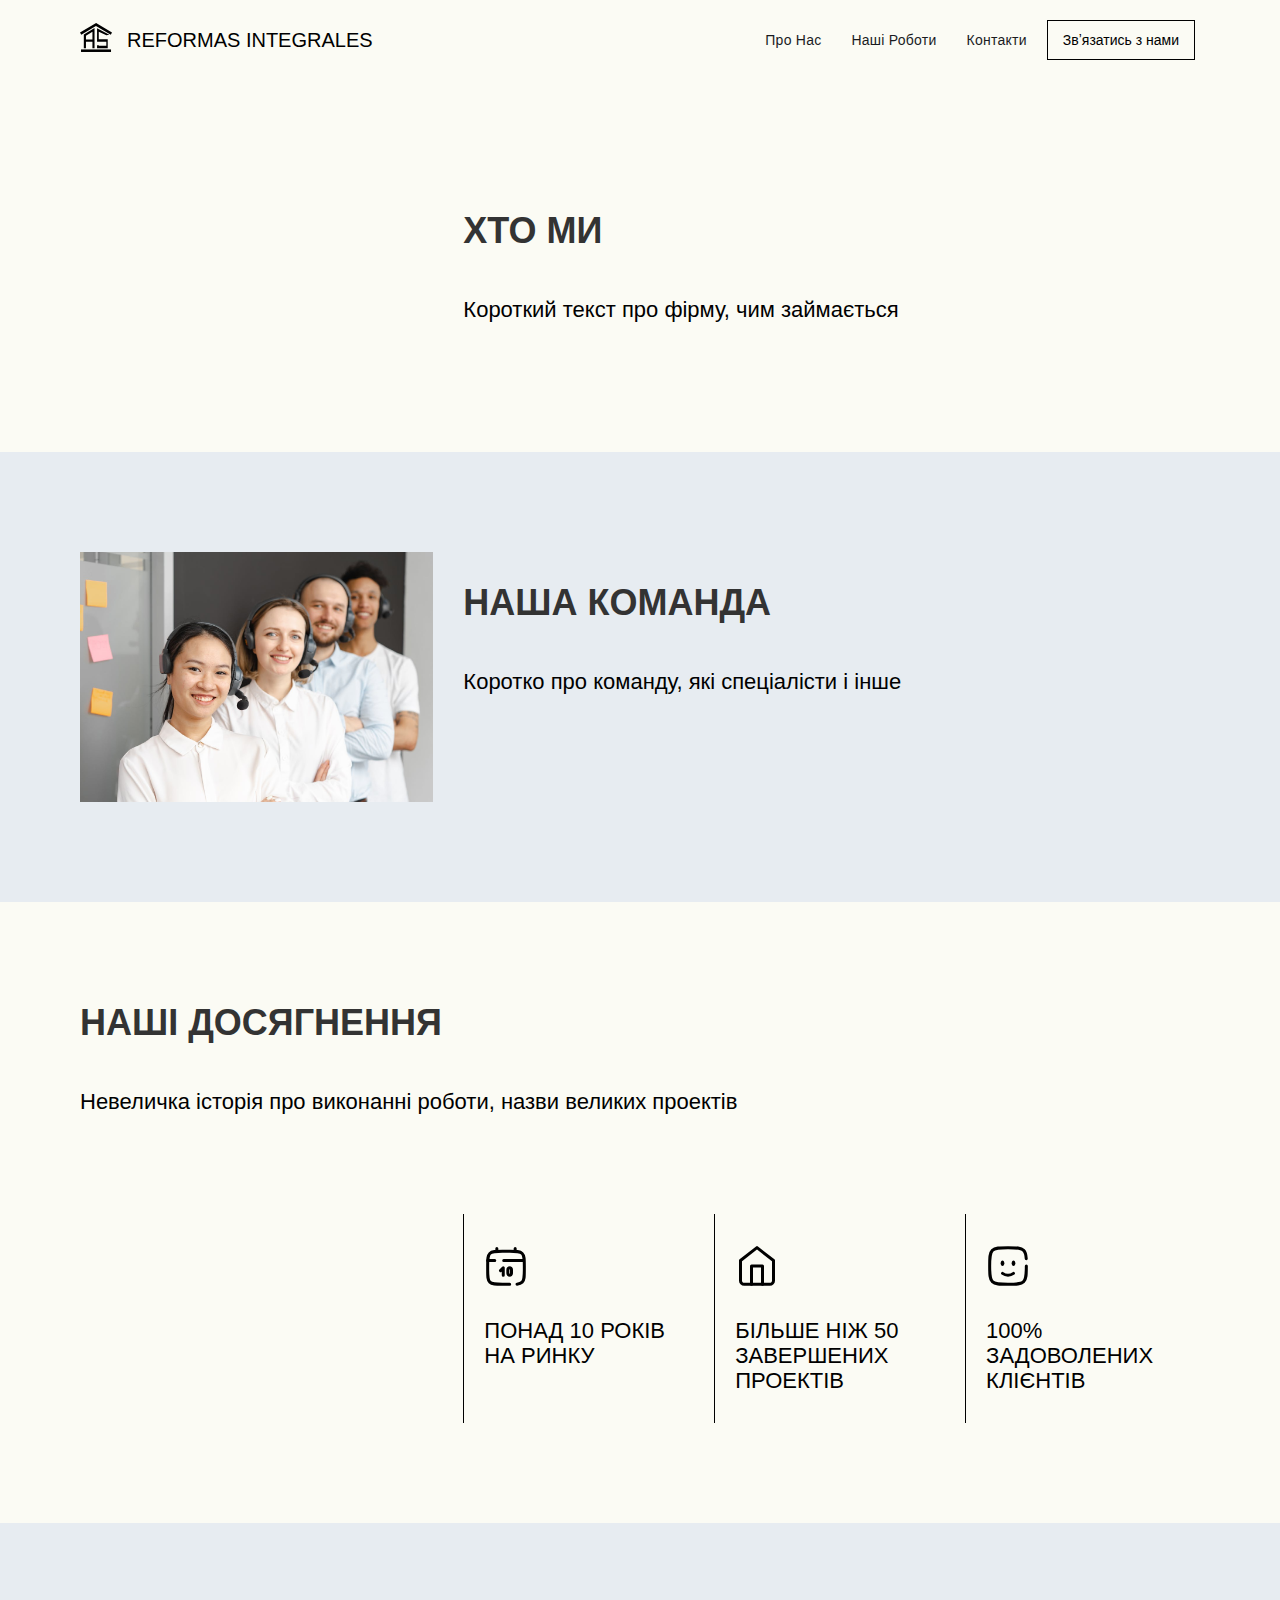
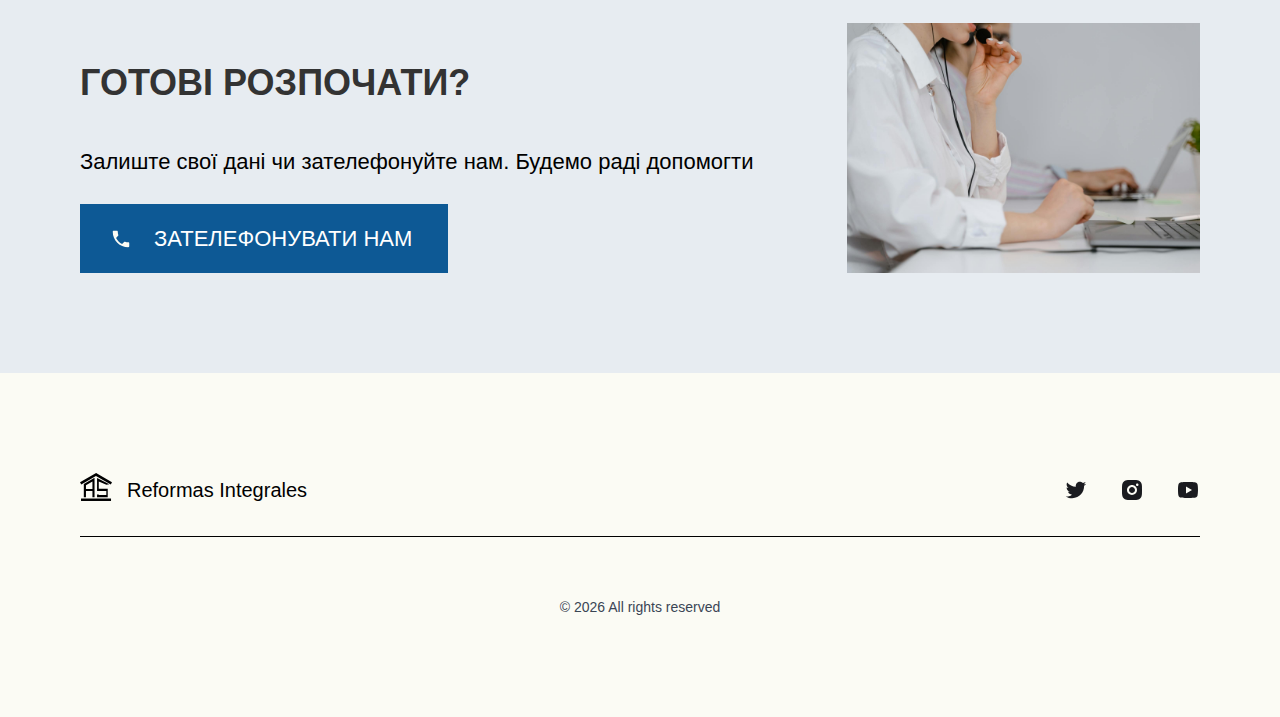
<file: about-us.html>
<!DOCTYPE html>
<html data-wf-page="698f885e8e804a15988bb8c5" data-wf-site="6984cef751cd05251104c0a9" data-wf-status="1">

<head>
    <meta charset="utf-8" />
    <title>About us</title>
    <meta content="About us" property="og:title" />
    <meta content="About us" property="twitter:title" />
    <meta content="width=device-width, initial-scale=1" name="viewport" />
    <link href="css/remontasturia-fc8b08.webflow.shared.8032194b8.css" rel="stylesheet" type="text/css" />
    <!-- <style>
        html.w-mod-js:not(.w-mod-ix3) :is(.hero-title, .paragraph.hero-text, .hero-primary-button, .div-block-3, [data-wf-target*='["6984cef851cd05251104c0d4","17034ee6-8989-61ac-e1c0-781d39afb2d2"]'], .container-4, .heading.animate-slide-up, .paragraph.animate-slide-up, .image-2.animate-slide-up, .view-more-link.animate-slide-up, .label.animate-slide-up, .divider.auto-width.dashed.animate-slide-up, .slide.animate-slide-up, .vflex.animate-slide-up, .title.bold.margin-bottom-1-rem.animate-slide-in-left, .paragraph.animate-slide-in-left, .primary-button.animate-slide-in-left, .image-2.hide-on-mobile.animate-out-right, .title.animate-slide-up) {
            visibility: hidden !important;
        }
    </style> -->
    <script
        type="text/javascript">!function (o, c) { var n = c.documentElement, t = " w-mod-"; n.className += t + "js", ("ontouchstart" in o || o.DocumentTouch && c instanceof DocumentTouch) && (n.className += t + "touch") }(window, document);</script>
    <link href="images/logo-20black.svg" rel="shortcut icon" type="image/x-icon" />
    <link href="images/logo-20black.svg" rel="apple-touch-icon" />
</head>

<body class="body">
    <header class="navbar-logo-left">
        <div data-animation="default" data-collapse="medium" data-duration="400" data-easing="ease" data-easing2="ease"
            role="banner" class="navbar-logo-left-container shadow-three w-nav">
            <div class="navbar-wrapper"><a href="index" class="navbar-brand w-nav-brand"><img width="32" loading="lazy"
                        alt="" src="images/logo-20black.svg" class="image" />
                    <div class="brand-text">Reformas integrales</div>
                </a>
                <div class="menu-button w-nav-button">
                    <div class="w-icon-nav-menu"></div>
                </div>
                <nav role="navigation" class="nav-menu-wrapper w-nav-menu">
                    <ul role="list" class="nav-menu-two w-list-unstyled">
                        <li><a href="about-us" class="nav-link">Про Нас</a></li>
                        <li><a href="portfolio" class="nav-link">Наші Роботи</a></li>
                        <li><a href="contacts" class="nav-link">Контакти</a></li>
                        <li class="mobile-margin-top-10"><a href="#" class="button-secondary w-button">Звʼязатись з
                                нами</a></li>
                    </ul>
                </nav>
            </div>
        </div>
    </header>
    <div>
        <section class="section">
            <div class="w-layout-grid grid-5">
                <div class="w-layout-blockcontainer hide-in-mobile w-container"></div>
                <div id="w-node-_38e3af76-2591-e56c-e6a2-42c018c4d274-988bb8c5"
                    class="w-layout-blockcontainer vflex w-container">
                    <div class="title bold margin-bottom-1-rem animate-slide-up">Хто ми</div>
                    <p class="paragraph animate-slide-up">Короткий текст про фірму, чим займається</p>
                </div>
            </div>
        </section>
        <section class="section secondary-background">
            <div class="w-layout-grid grid-5"><img src="images/pexels-mikhail-nilov-7682342.jpg" loading="lazy"
                    sizes="(max-width: 1280px) 100vw, 1280px"
                    alt="" class="image-2" />
                <div id="w-node-_2931582f-23de-0eae-5c54-1b3c593f1c16-988bb8c5"
                    class="w-layout-blockcontainer vflex w-container">
                    <div class="title bold margin-bottom-1-rem animate-slide-up">Наша команда</div>
                    <p class="paragraph animate-slide-up">Коротко про команду, які спеціалісти і інше</p>
                </div>
            </div>
        </section>
        <section class="section">
            <div class="vflex">
                <div class="title bold margin-bottom-1-rem animate-slide-up">Наші досягнення</div>
                <p class="paragraph animate-slide-up">Невеличка історія про виконанні роботи, назви великих
                    проектів</p>
                <div class="w-layout-grid grid-3">
                    <div class="div-block-6"></div>
                    <div id="w-node-ac48c7b5-db73-159e-47cf-6ebba65d70f1-988bb8c5" class="w-layout-grid grid-4">
                        <div class="w-layout-blockcontainer container-4 w-container">
                            <div class="achive-icon"></div>
                            <p class="paragraph all-caps">Понад 10 років на ринку</p>
                        </div>
                        <div class="w-layout-blockcontainer container-4 w-container">
                            <div class="achive-icon-home"></div>
                            <p class="paragraph all-caps">Більше ніж 50 завершених проектів</p>
                        </div>
                        <div class="w-layout-blockcontainer container-4 w-container">
                            <div class="div-block-5"></div>
                            <p class="paragraph all-caps">100% задоволених клієнтів</p>
                        </div>
                    </div>
                </div>
            </div>
        </section>
        <section class="section secondary-background">
            <div class="w-layout-grid grid-2">
                <div id="w-node-b12cbf51-708b-f9c4-aa31-998083295008-988bb8c5" class="w-layout-vflex vflex valign-end">
                    <div class="title bold margin-bottom-1-rem animate-slide-in-left">Готові розпочати?</div>
                    <p class="paragraph animate-slide-in-left">Залиште свої дані чи зателефонуйте нам. Будемо раді
                        допомогти</p><a href="#" class="primary-button animate-slide-in-left w-inline-block">
                        <div class="hero-primary-button-icon"></div>
                        <div class="text-block">Зателефонувати нам</div>
                    </a>
                </div><img src="images/pexels-mart-production-7709091.jpg" loading="lazy"
                    sizes="(max-width: 1920px) 100vw, 1920px" height="Auto" alt=""
                    class="image-2 hide-on-mobile animate-slide-up" />
            </div>
        </section>
    </div>
    <footer class="footer">
        <div class="div-block-4"><a href="index" class="navbar-brand-copy w-nav-brand"><img width="32" loading="lazy" alt=""
                    src="images/logo-20black.svg" class="image" />
                <div class="brand-text-copy">Reformas integrales</div>
            </a>
            <div class="footer-social-block-three"><a href="#" class="footer-social-link-three w-inline-block"><img
                    class="footer-social-link-three w-inline-block"><img loading="lazy" src="images/twitter-20big.svg"
                        alt="" /></a><a href="#" class="footer-social-link-three w-inline-block"><img loading="lazy"
                        src="images/instagram-20big.svg" alt="" /></a><a href="#"
                    class="footer-social-link-three w-inline-block"><img loading="lazy" src="images/youtube-20small.svg"
                        alt="" /></a></div>
        </div>
        <div class="w-layout-blockcontainer divider w-container"></div>
        <div class="footer-bottom">
            <div class="footer-copyright">© 2026 All rights reserved</div>
        </div>
    </footer>
    <script src="js/jquery.js?site=6984cef751cd05251104c0a9" type="text/javascript"></script>
    <script src="js/webflow.schunk.5bb602c7d941fe96.js" type="text/javascript"></script>
    <script src="js/webflow-script-1.js" type="text/javascript"></script>
</body>

</html>
</file>
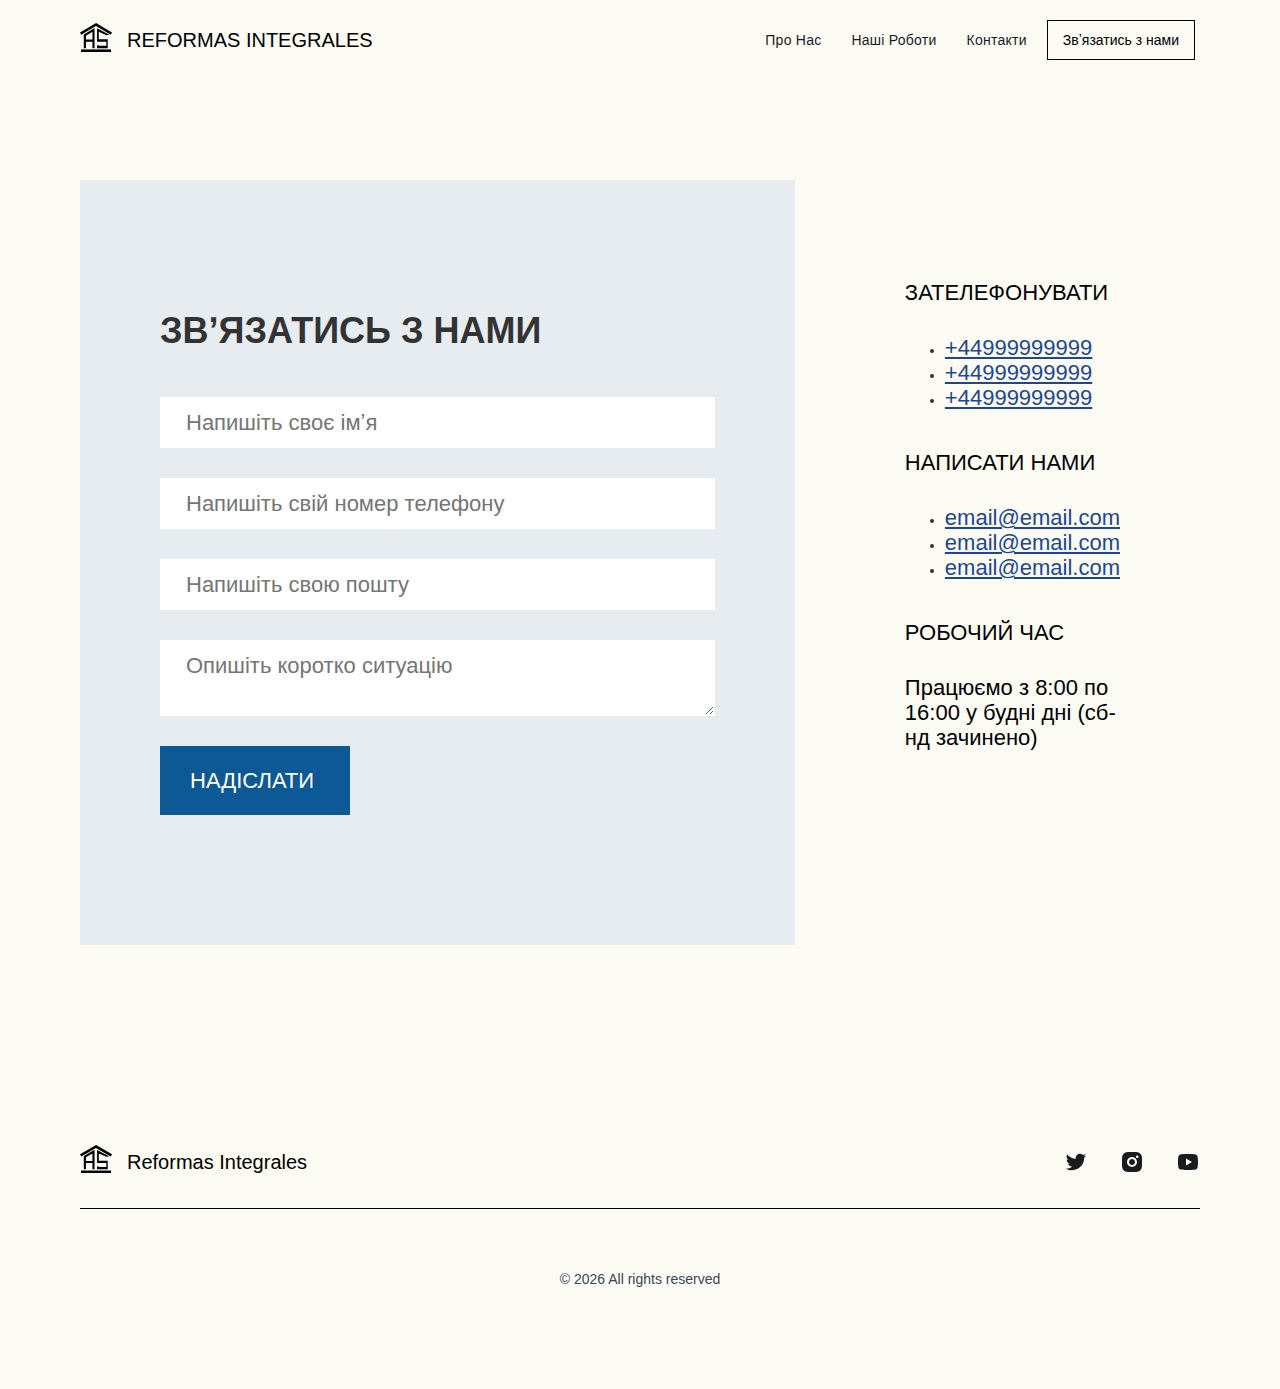
<file: contact-us-form.html>
<!DOCTYPE html>
<html data-wf-page="698f885e8e804a15988bb8c5" data-wf-site="6984cef751cd05251104c0a9" data-wf-status="1">

<head>
    <meta charset="utf-8" />
    <title>About us</title>
    <meta content="About us" property="og:title" />
    <meta content="About us" property="twitter:title" />
    <meta content="width=device-width, initial-scale=1" name="viewport" />
    <link href="css/remontasturia-fc8b08.webflow.shared.8032194b8.css" rel="stylesheet" type="text/css" />
    <!-- <style>
        html.w-mod-js:not(.w-mod-ix3) :is(.hero-title, .paragraph.hero-text, .hero-primary-button, .div-block-3, [data-wf-target*='["6984cef851cd05251104c0d4","17034ee6-8989-61ac-e1c0-781d39afb2d2"]'], .container-4, .heading.animate-slide-up, .paragraph.animate-slide-up, .image-2.animate-slide-up, .view-more-link.animate-slide-up, .label.animate-slide-up, .divider.auto-width.dashed.animate-slide-up, .slide.animate-slide-up, .vflex.animate-slide-up, .title.bold.margin-bottom-1-rem.animate-slide-in-left, .paragraph.animate-slide-in-left, .primary-button.animate-slide-in-left, .image-2.hide-on-mobile.animate-out-right, .title.animate-slide-up) {
            visibility: hidden !important;
        }
    </style> -->
    <script
        type="text/javascript">!function (o, c) { var n = c.documentElement, t = " w-mod-"; n.className += t + "js", ("ontouchstart" in o || o.DocumentTouch && c instanceof DocumentTouch) && (n.className += t + "touch") }(window, document);</script>
    <link href="images/logo-20black.svg" rel="shortcut icon" type="image/x-icon" />
    <link href="images/logo-20black.svg" rel="apple-touch-icon" />
</head>

<body class="body">
    <header class="navbar-logo-left">
        <div data-animation="default" data-collapse="medium" data-duration="400" data-easing="ease" data-easing2="ease"
            role="banner" class="navbar-logo-left-container shadow-three w-nav">
            <div class="navbar-wrapper"><a href="/remont.github.io/" class="navbar-brand w-nav-brand"><img width="32" loading="lazy"
                        alt="" src="images/logo-20black.svg" class="image" />
                    <div class="brand-text">Reformas integrales</div>
                </a>
                <div class="menu-button w-nav-button">
                    <div class="w-icon-nav-menu"></div>
                </div>
                <nav role="navigation" class="nav-menu-wrapper w-nav-menu">
                    <ul role="list" class="nav-menu-two w-list-unstyled">
                        <li><a href="about-us" class="nav-link">Про Нас</a></li>
                        <li><a href="portfolio" class="nav-link">Наші Роботи</a></li>
                        <li><a href="contacts" class="nav-link">Контакти</a></li>
                        <li class="mobile-margin-top-10"><a href="#" class="button-secondary w-button">Звʼязатись з
                                нами</a></li>
                    </ul>
                </nav>
            </div>
        </div>
    </header>
    <div>
        <section class="section">
            <div class="w-layout-grid grid-5">
                <div id="w-node-_38e3af76-2591-e56c-e6a2-42c018c4d274-988bb8c5"
                    class="w-layout-blockcontainer vflex w-container section secondary-background">
                    <div class="title bold margin-bottom-1-rem animate-slide-up">Звʼязатись з нами</div>
                    <form action="https://api.web3forms.com/submit" method="POST">
                        <div class="vflex">
                            <input class="form-input" type="hidden" name="access_key" value="${{ secrets.W3FORM_ACCESS_KEY }}">
                            <input class="form-input" type="text" placeholder="Напишіть своє імʼя" name="name" required>
                            <input class="form-input" type="phone" placeholder="Напишіть свій номер телефону" name="phone" required>
                            <input class="form-input" type="email" placeholder="Напишіть свою пошту" name="email">
                            <textarea class="form-input" name="message" placeholder="Опишіть коротко ситуацію" required></textarea>
                            <div><button class="primary-button" type="submit">Надіслати</button></div>
                        </div>
                    </form>
                </div>
                <div class="w-layout-blockcontainer w-container">
                    <div class="section vflex">
                        <div class="paragraph bold all-caps">Зателефонувати</div>
                        <ul>
                            <li><a href="tel:+44999999999" class="paragraph animate-slide-in-left link">+44999999999</a>
                            </li>
                            <li><a href="tel:+44999999999" class="paragraph animate-slide-in-left link">+44999999999</a>
                            </li>
                            <li><a href="tel:+44999999999" class="paragraph animate-slide-in-left link">+44999999999</a>
                            </li>
                        </ul>
                        <div class="paragraph bold all-caps">Написати нами</div>
                        <ul>
                            <li><a href="email:email@email.com" class="paragraph animate-slide-in-left link">email@email.com</a>
                            </li>
                            <li><a href="email:email@email.com" class="paragraph animate-slide-in-left link">email@email.com</a>
                            </li>
                            <li><a href="email:email@email.com" class="paragraph animate-slide-in-left link">email@email.com</a>
                            </li>
                        </ul>
                        <div class="paragraph bold all-caps">Робочий час</div>
                        <p class="paragraph animate-slide-in-left">Працюємо з 8:00 по 16:00 у будні дні (сб-нд зачинено)</p>
                    </div>
                </div>
            </div>
        </section>
    </div>
    <footer class="footer">
        <div class="div-block-4"><a href="/remont.github.io/" class="navbar-brand-copy w-nav-brand"><img width="32" loading="lazy" alt=""
                    src="images/logo-20black.svg" class="image" />
                <div class="brand-text-copy">Reformas integrales</div>
            </a>
            <div class="footer-social-block-three"><a href="#" class="footer-social-link-three w-inline-block"><img
                    class="footer-social-link-three w-inline-block"><img loading="lazy" src="images/twitter-20big.svg"
                        alt="" /></a><a href="#" class="footer-social-link-three w-inline-block"><img loading="lazy"
                        src="images/instagram-20big.svg" alt="" /></a><a href="#"
                    class="footer-social-link-three w-inline-block"><img loading="lazy" src="images/youtube-20small.svg"
                        alt="" /></a></div>
        </div>
        <div class="w-layout-blockcontainer divider w-container"></div>
        <div class="footer-bottom">
            <div class="footer-copyright">© 2026 All rights reserved</div>
        </div>
    </footer>
    <script src="js/jquery.js?site=6984cef751cd05251104c0a9" type="text/javascript"></script>
    <script src="js/webflow.schunk.5bb602c7d941fe96.js" type="text/javascript"></script>
    <script src="js/webflow-script-1.js" type="text/javascript"></script>
</body>

</html>
</file>
<file: css/remontasturia-fc8b08.webflow.shared.8032194b8.css>
html {
  -webkit-text-size-adjust: 100%;
  -ms-text-size-adjust: 100%;
  font-family: sans-serif;
}

body {
  margin: 0;
  color: #000;
  font-size: 22px;
  font-weight: 400;
  line-height: 25px;

}

article, aside, details, figcaption, figure, footer, header, hgroup, main, menu, nav, section, summary {
  display: block;
}

audio, canvas, progress, video {
  vertical-align: baseline;
  display: inline-block;
}

audio:not([controls]) {
  height: 0;
  display: none;
}

[hidden], template {
  display: none;
}

a {
  background-color: #0000;
}

a:active, a:hover {
  outline: 0;
}

abbr[title] {
  border-bottom: 1px dotted;
}

b, strong {
  font-weight: bold;
}

dfn {
  font-style: italic;
}

h1 {
  margin: .67em 0;
  font-size: 2em;
}

mark {
  color: #000;
  background: #ff0;
}

small {
  font-size: 80%;
}

sub, sup {
  vertical-align: baseline;
  font-size: 75%;
  line-height: 0;
  position: relative;
}

sup {
  top: -.5em;
}

sub {
  bottom: -.25em;
}

img {
  border: 0;
}

svg:not(:root) {
  overflow: hidden;
}

hr {
  box-sizing: content-box;
  height: 0;
}

pre {
  overflow: auto;
}

code, kbd, pre, samp {
  font-family: monospace;
  font-size: 1em;
}

button, input, optgroup, select, textarea {
  color: inherit;
  font: inherit;
  margin: 0;
}

button {
  overflow: visible;
}

button, select {
  text-transform: none;
}

button, html input[type="button"], input[type="reset"] {
  -webkit-appearance: button;
  cursor: pointer;
}

button[disabled], html input[disabled] {
  cursor: default;
}

button::-moz-focus-inner, input::-moz-focus-inner {
  border: 0;
  padding: 0;
}

input {
  line-height: normal; 
}


input[type="checkbox"], input[type="radio"] {
  box-sizing: border-box;
  padding: 0;
}

input[type="number"]::-webkit-inner-spin-button, input[type="number"]::-webkit-outer-spin-button {
  height: auto;
}

input[type="search"] {
  -webkit-appearance: none;
}

input[type="search"]::-webkit-search-cancel-button, input[type="search"]::-webkit-search-decoration {
  -webkit-appearance: none;
}

legend {
  border: 0;
  padding: 0;
}

textarea {
  overflow: auto;
  resize: vertical;
}

optgroup {
  font-weight: bold;
}

table {
  border-collapse: collapse;
  border-spacing: 0;
}

td, th {
  padding: 0;
}

@font-face {
  font-family: webflow-icons;
  src: url("[data-uri]") format("truetype");
  font-weight: normal;
  font-style: normal;
}

[class^="w-icon-"], [class*=" w-icon-"] {
  speak: none;
  font-variant: normal;
  text-transform: none;
  -webkit-font-smoothing: antialiased;
  -moz-osx-font-smoothing: grayscale;
  font-style: normal;
  font-weight: normal;
  line-height: 1;
  font-family: webflow-icons !important;
}

.w-icon-slider-right:before {
  content: "";
}

.w-icon-slider-left:before {
  content: "";
}

.w-icon-nav-menu:before {
  content: "";
}

.w-icon-arrow-down:before, .w-icon-dropdown-toggle:before {
  content: "";
}

.w-icon-file-upload-remove:before {
  content: "";
}

.w-icon-file-upload-icon:before {
  content: "";
}

* {
  box-sizing: border-box;
}

html {
  height: 100%;
}

body {
  color: #333;
  background-color: #fff;
  min-height: 100%;
  margin: 0;
  font-family: Arial, sans-serif;
  font-size: 14px;
  line-height: 20px;
}

img {
  vertical-align: middle;
  max-width: 100%;
  display: inline-block;
}

html.w-mod-touch * {
  background-attachment: scroll !important;
}

.w-block {
  display: block;
}

.w-inline-block {
  max-width: 100%;
  display: inline-block;
}

.w-clearfix:before, .w-clearfix:after {
  content: " ";
  grid-area: 1 / 1 / 2 / 2;
  display: table;
}

.w-clearfix:after {
  clear: both;
}

.w-hidden {
  display: none;
}

.w-button {
  color: #fff;
  line-height: inherit;
  cursor: pointer;
  background-color: #3898ec;
  border: 0;
  border-radius: 0;
  padding: 9px 15px;
  text-decoration: none;
  display: inline-block;
}

input.w-button {
  -webkit-appearance: button;
}

html[data-w-dynpage] [data-w-cloak] {
  color: #0000 !important;
}

.w-code-block {
  margin: unset;
}

pre.w-code-block code {
  all: inherit;
}

.w-optimization {
  display: contents;
}

.w-webflow-badge, .w-webflow-badge > img {
  box-sizing: unset;
  width: unset;
  height: unset;
  max-height: unset;
  max-width: unset;
  min-height: unset;
  min-width: unset;
  margin: unset;
  padding: unset;
  float: unset;
  clear: unset;
  border: unset;
  border-radius: unset;
  background: unset;
  background-image: unset;
  background-position: unset;
  background-size: unset;
  background-repeat: unset;
  background-origin: unset;
  background-clip: unset;
  background-attachment: unset;
  background-color: unset;
  box-shadow: unset;
  transform: unset;
  direction: unset;
  font-family: unset;
  font-weight: unset;
  color: unset;
  font-size: unset;
  line-height: unset;
  font-style: unset;
  font-variant: unset;
  text-align: unset;
  letter-spacing: unset;
  -webkit-text-decoration: unset;
  text-decoration: unset;
  text-indent: unset;
  text-transform: unset;
  list-style-type: unset;
  text-shadow: unset;
  vertical-align: unset;
  cursor: unset;
  white-space: unset;
  word-break: unset;
  word-spacing: unset;
  word-wrap: unset;
  transition: unset;
}

.w-webflow-badge {
  white-space: nowrap;
  cursor: pointer;
  box-shadow: 0 0 0 1px #0000001a, 0 1px 3px #0000001a;
  visibility: visible !important;
  opacity: 1 !important;
  z-index: 2147483647 !important;
  color: #aaadb0 !important;
  overflow: unset !important;
  background-color: #fff !important;
  border-radius: 3px !important;
  width: auto !important;
  height: auto !important;
  margin: 0 !important;
  padding: 6px !important;
  font-size: 12px !important;
  line-height: 14px !important;
  text-decoration: none !important;
  display: inline-block !important;
  position: fixed !important;
  inset: auto 12px 12px auto !important;
  transform: none !important;
}

.w-webflow-badge > img {
  position: unset;
  visibility: unset !important;
  opacity: 1 !important;
  vertical-align: middle !important;
  display: inline-block !important;
}

h1, h2, h3, h4, h5, h6 {
  margin-bottom: 10px;
  font-weight: bold;
}

h1 {
  margin-top: 20px;
  font-size: 38px;
  line-height: 44px;
}

h2 {
  margin-top: 20px;
  font-size: 32px;
  line-height: 36px;
}

h3 {
  margin-top: 20px;
  font-size: 24px;
  line-height: 30px;
}

h4 {
  margin-top: 10px;
  font-size: 18px;
  line-height: 24px;
}

h5 {
  margin-top: 10px;
  font-size: 14px;
  line-height: 20px;
}

h6 {
  margin-top: 10px;
  font-size: 12px;
  line-height: 18px;
}

p {
  margin-top: 0;
  margin-bottom: 10px;
}

blockquote {
  border-left: 5px solid #e2e2e2;
  margin: 0 0 10px;
  padding: 10px 20px;
  font-size: 18px;
  line-height: 22px;
}

figure {
  margin: 0 0 10px;
}

figcaption {
  text-align: center;
  margin-top: 5px;
}

ul, ol {
  margin-top: 0;
  margin-bottom: 10px;
  padding-left: 40px;
}

.w-list-unstyled {
  padding-left: 0;
  list-style: none;
}

.w-embed:before, .w-embed:after {
  content: " ";
  grid-area: 1 / 1 / 2 / 2;
  display: table;
}

.w-embed:after {
  clear: both;
}

.w-video {
  width: 100%;
  padding: 0;
  position: relative;
}

.w-video iframe, .w-video object, .w-video embed {
  border: none;
  width: 100%;
  height: 100%;
  position: absolute;
  top: 0;
  left: 0;
}

fieldset {
  border: 0;
  margin: 0;
  padding: 0;
}

button, [type="button"], [type="reset"] {
  cursor: pointer;
  -webkit-appearance: button;
  border: 0;
}

.w-form {
  margin: 0 0 15px;
}

.w-form-done {
  text-align: center;
  background-color: #ddd;
  padding: 20px;
  display: none;
}

.w-form-fail {
  background-color: #ffdede;
  margin-top: 10px;
  padding: 10px;
  display: none;
}

label {
  margin-bottom: 5px;
  font-weight: bold;
  display: block;
}

.w-input, .w-select {
  color: #333;
  vertical-align: middle;
  background-color: #fff;
  border: 1px solid #ccc;
  width: 100%;
  height: 38px;
  margin-bottom: 10px;
  padding: 8px 12px;
  font-size: 14px;
  line-height: 1.42857;
  display: block;
}

.w-input::placeholder, .w-select::placeholder {
  color: #999;
}

.w-input:focus, .w-select:focus {
  border-color: #3898ec;
  outline: 0;
}

.w-input[disabled], .w-select[disabled], .w-input[readonly], .w-select[readonly], fieldset[disabled] .w-input, fieldset[disabled] .w-select {
  cursor: not-allowed;
}

.w-input[disabled]:not(.w-input-disabled), .w-select[disabled]:not(.w-input-disabled), .w-input[readonly], .w-select[readonly], fieldset[disabled]:not(.w-input-disabled) .w-input, fieldset[disabled]:not(.w-input-disabled) .w-select {
  background-color: #eee;
}

textarea.w-input, textarea.w-select {
  height: auto;
}

.w-select {
  background-color: #f3f3f3;
}

.w-select[multiple] {
  height: auto;
}

.w-form-label {
  cursor: pointer;
  margin-bottom: 0;
  font-weight: normal;
  display: inline-block;
}

.w-radio {
  margin-bottom: 5px;
  padding-left: 20px;
  display: block;
}

.w-radio:before, .w-radio:after {
  content: " ";
  grid-area: 1 / 1 / 2 / 2;
  display: table;
}

.w-radio:after {
  clear: both;
}

.w-radio-input {
  float: left;
  margin: 3px 0 0 -20px;
  line-height: normal;
}

.w-file-upload {
  margin-bottom: 10px;
  display: block;
}

.w-file-upload-input {
  opacity: 0;
  z-index: -100;
  width: .1px;
  height: .1px;
  position: absolute;
  overflow: hidden;
}

.w-file-upload-default, .w-file-upload-uploading, .w-file-upload-success {
  color: #333;
  display: inline-block;
}

.w-file-upload-error {
  margin-top: 10px;
  display: block;
}

.w-file-upload-default.w-hidden, .w-file-upload-uploading.w-hidden, .w-file-upload-error.w-hidden, .w-file-upload-success.w-hidden {
  display: none;
}

.w-file-upload-uploading-btn {
  cursor: pointer;
  background-color: #fafafa;
  border: 1px solid #ccc;
  margin: 0;
  padding: 8px 12px;
  font-size: 14px;
  font-weight: normal;
  display: flex;
}

.w-file-upload-file {
  background-color: #fafafa;
  border: 1px solid #ccc;
  flex-grow: 1;
  justify-content: space-between;
  margin: 0;
  padding: 8px 9px 8px 11px;
  display: flex;
}

.w-file-upload-file-name {
  font-size: 14px;
  font-weight: normal;
  display: block;
}

.w-file-remove-link {
  cursor: pointer;
  width: auto;
  height: auto;
  margin-top: 3px;
  margin-left: 10px;
  padding: 3px;
  display: block;
}

.w-icon-file-upload-remove {
  margin: auto;
  font-size: 10px;
}

.w-file-upload-error-msg {
  color: #ea384c;
  padding: 2px 0;
  display: inline-block;
}

.w-file-upload-info {
  padding: 0 12px;
  line-height: 38px;
  display: inline-block;
}

.w-file-upload-label {
  cursor: pointer;
  background-color: #fafafa;
  border: 1px solid #ccc;
  margin: 0;
  padding: 8px 12px;
  font-size: 14px;
  font-weight: normal;
  display: inline-block;
}

.w-icon-file-upload-icon, .w-icon-file-upload-uploading {
  width: 20px;
  margin-right: 8px;
  display: inline-block;
}

.w-icon-file-upload-uploading {
  height: 20px;
}

.w-container {
  max-width: 940px;
  margin-left: auto;
  margin-right: auto;
}

.w-container:before, .w-container:after {
  content: " ";
  grid-area: 1 / 1 / 2 / 2;
  display: table;
}

.w-container:after {
  clear: both;
}

.w-container .w-row {
  margin-left: -10px;
  margin-right: -10px;
}

.w-row:before, .w-row:after {
  content: " ";
  grid-area: 1 / 1 / 2 / 2;
  display: table;
}

.w-row:after {
  clear: both;
}

.w-row .w-row {
  margin-left: 0;
  margin-right: 0;
}

.w-col {
  float: left;
  width: 100%;
  min-height: 1px;
  padding-left: 10px;
  padding-right: 10px;
  position: relative;
}

.w-col .w-col {
  padding-left: 0;
  padding-right: 0;
}

.w-col-1 {
  width: 8.33333%;
}

.w-col-2 {
  width: 16.6667%;
}

.w-col-3 {
  width: 25%;
}

.w-col-4 {
  width: 33.3333%;
}

.w-col-5 {
  width: 41.6667%;
}

.w-col-6 {
  width: 50%;
}

.w-col-7 {
  width: 58.3333%;
}

.w-col-8 {
  width: 66.6667%;
}

.w-col-9 {
  width: 75%;
}

.w-col-10 {
  width: 83.3333%;
}

.w-col-11 {
  width: 91.6667%;
}

.w-col-12 {
  width: 100%;
}

.w-hidden-main {
  display: none !important;
}

@media screen and (max-width: 991px) {
  .w-container {
    max-width: 728px;
  }

  .w-hidden-main {
    display: inherit !important;
  }

  .w-hidden-medium {
    display: none !important;
  }

  .w-col-medium-1 {
    width: 8.33333%;
  }

  .w-col-medium-2 {
    width: 16.6667%;
  }

  .w-col-medium-3 {
    width: 25%;
  }

  .w-col-medium-4 {
    width: 33.3333%;
  }

  .w-col-medium-5 {
    width: 41.6667%;
  }

  .w-col-medium-6 {
    width: 50%;
  }

  .w-col-medium-7 {
    width: 58.3333%;
  }

  .w-col-medium-8 {
    width: 66.6667%;
  }

  .w-col-medium-9 {
    width: 75%;
  }

  .w-col-medium-10 {
    width: 83.3333%;
  }

  .w-col-medium-11 {
    width: 91.6667%;
  }

  .w-col-medium-12 {
    width: 100%;
  }

  .w-col-stack {
    width: 100%;
    left: auto;
    right: auto;
  }
}

@media screen and (max-width: 767px) {
  .w-hidden-main, .w-hidden-medium {
    display: inherit !important;
  }

  .w-hidden-small {
    display: none !important;
  }

  .w-row, .w-container .w-row {
    margin-left: 0;
    margin-right: 0;
  }

  .w-col {
    width: 100%;
    left: auto;
    right: auto;
  }

  .w-col-small-1 {
    width: 8.33333%;
  }

  .w-col-small-2 {
    width: 16.6667%;
  }

  .w-col-small-3 {
    width: 25%;
  }

  .w-col-small-4 {
    width: 33.3333%;
  }

  .w-col-small-5 {
    width: 41.6667%;
  }

  .w-col-small-6 {
    width: 50%;
  }

  .w-col-small-7 {
    width: 58.3333%;
  }

  .w-col-small-8 {
    width: 66.6667%;
  }

  .w-col-small-9 {
    width: 75%;
  }

  .w-col-small-10 {
    width: 83.3333%;
  }

  .w-col-small-11 {
    width: 91.6667%;
  }

  .w-col-small-12 {
    width: 100%;
  }
}

@media screen and (max-width: 479px) {
  .w-container {
    max-width: none;
  }

  .w-hidden-main, .w-hidden-medium, .w-hidden-small {
    display: inherit !important;
  }

  .w-hidden-tiny {
    display: none !important;
  }

  .w-col {
    width: 100%;
  }

  .w-col-tiny-1 {
    width: 8.33333%;
  }

  .w-col-tiny-2 {
    width: 16.6667%;
  }

  .w-col-tiny-3 {
    width: 25%;
  }

  .w-col-tiny-4 {
    width: 33.3333%;
  }

  .w-col-tiny-5 {
    width: 41.6667%;
  }

  .w-col-tiny-6 {
    width: 50%;
  }

  .w-col-tiny-7 {
    width: 58.3333%;
  }

  .w-col-tiny-8 {
    width: 66.6667%;
  }

  .w-col-tiny-9 {
    width: 75%;
  }

  .w-col-tiny-10 {
    width: 83.3333%;
  }

  .w-col-tiny-11 {
    width: 91.6667%;
  }

  .w-col-tiny-12 {
    width: 100%;
  }
}

.w-widget {
  position: relative;
}

.w-widget-map {
  width: 100%;
  height: 400px;
}

.w-widget-map label {
  width: auto;
  display: inline;
}

.w-widget-map img {
  max-width: inherit;
}

.w-widget-map .gm-style-iw {
  text-align: center;
}

.w-widget-map .gm-style-iw > button {
  display: none !important;
}

.w-widget-twitter {
  overflow: hidden;
}

.w-widget-twitter-count-shim {
  vertical-align: top;
  text-align: center;
  background: #fff;
  border: 1px solid #758696;
  border-radius: 3px;
  width: 28px;
  height: 20px;
  display: inline-block;
  position: relative;
}

.w-widget-twitter-count-shim * {
  pointer-events: none;
  -webkit-user-select: none;
  user-select: none;
}

.w-widget-twitter-count-shim .w-widget-twitter-count-inner {
  text-align: center;
  color: #999;
  font-family: serif;
  font-size: 15px;
  line-height: 12px;
  position: relative;
}

.w-widget-twitter-count-shim .w-widget-twitter-count-clear {
  display: block;
  position: relative;
}

.w-widget-twitter-count-shim.w--large {
  width: 36px;
  height: 28px;
}

.w-widget-twitter-count-shim.w--large .w-widget-twitter-count-inner {
  font-size: 18px;
  line-height: 18px;
}

.w-widget-twitter-count-shim:not(.w--vertical) {
  margin-left: 5px;
  margin-right: 8px;
}

.w-widget-twitter-count-shim:not(.w--vertical).w--large {
  margin-left: 6px;
}

.w-widget-twitter-count-shim:not(.w--vertical):before, .w-widget-twitter-count-shim:not(.w--vertical):after {
  content: " ";
  pointer-events: none;
  border: solid #0000;
  width: 0;
  height: 0;
  position: absolute;
  top: 50%;
  left: 0;
}

.w-widget-twitter-count-shim:not(.w--vertical):before {
  border-width: 4px;
  border-color: #75869600 #5d6c7b #75869600 #75869600;
  margin-top: -4px;
  margin-left: -9px;
}

.w-widget-twitter-count-shim:not(.w--vertical).w--large:before {
  border-width: 5px;
  margin-top: -5px;
  margin-left: -10px;
}

.w-widget-twitter-count-shim:not(.w--vertical):after {
  border-width: 4px;
  border-color: #fff0 #fff #fff0 #fff0;
  margin-top: -4px;
  margin-left: -8px;
}

.w-widget-twitter-count-shim:not(.w--vertical).w--large:after {
  border-width: 5px;
  margin-top: -5px;
  margin-left: -9px;
}

.w-widget-twitter-count-shim.w--vertical {
  width: 61px;
  height: 33px;
  margin-bottom: 8px;
}

.w-widget-twitter-count-shim.w--vertical:before, .w-widget-twitter-count-shim.w--vertical:after {
  content: " ";
  pointer-events: none;
  border: solid #0000;
  width: 0;
  height: 0;
  position: absolute;
  top: 100%;
  left: 50%;
}

.w-widget-twitter-count-shim.w--vertical:before {
  border-width: 5px;
  border-color: #5d6c7b #75869600 #75869600;
  margin-left: -5px;
}

.w-widget-twitter-count-shim.w--vertical:after {
  border-width: 4px;
  border-color: #fff #fff0 #fff0;
  margin-left: -4px;
}

.w-widget-twitter-count-shim.w--vertical .w-widget-twitter-count-inner {
  font-size: 18px;
  line-height: 22px;
}

.w-widget-twitter-count-shim.w--vertical.w--large {
  width: 76px;
}

.w-background-video {
  color: #fff;
  height: 500px;
  position: relative;
  overflow: hidden;
}

.w-background-video > video {
  object-fit: cover;
  z-index: -100;
  background-position: 50%;
  background-size: cover;
  width: 100%;
  height: 100%;
  margin: auto;
  position: absolute;
  inset: -100%;
}

.w-background-video > video::-webkit-media-controls-start-playback-button {
  -webkit-appearance: none;
  display: none !important;
}

.w-background-video--control {
  background-color: #0000;
  padding: 0;
  position: absolute;
  bottom: 1em;
  right: 1em;
}

.w-background-video--control > [hidden] {
  display: none !important;
}

.w-slider {
  text-align: center;
  clear: both;
  -webkit-tap-highlight-color: #0000;
  tap-highlight-color: #0000;
  background: #ddd;
  height: 300px;
  position: relative;
}

.w-slider-mask {
  z-index: 1;
  white-space: nowrap;
  height: 100%;
  display: block;
  position: relative;
  left: 0;
  right: 0;
  overflow: hidden;
}

.w-slide {
  vertical-align: top;
  white-space: normal;
  text-align: left;
  width: 100%;
  height: 100%;
  display: inline-block;
  position: relative;
}

.w-slider-nav {
  z-index: 2;
  text-align: center;
  -webkit-tap-highlight-color: #0000;
  tap-highlight-color: #0000;
  height: 40px;
  margin: auto;
  padding-top: 10px;
  position: absolute;
  inset: auto 0 0;
}

.w-slider-nav.w-round > div {
  border-radius: 100%;
}

.w-slider-nav.w-num > div {
  font-size: inherit;
  line-height: inherit;
  width: auto;
  height: auto;
  padding: .2em .5em;
}

.w-slider-nav.w-shadow > div {
  box-shadow: 0 0 3px #3336;
}

.w-slider-nav-invert {
  color: #fff;
}

.w-slider-nav-invert > div {
  background-color: #2226;
}

.w-slider-nav-invert > div.w-active {
  background-color: #222;
}

.w-slider-dot {
  cursor: pointer;
  background-color: #fff6;
  width: 1em;
  height: 1em;
  margin: 0 3px .5em;
  transition: background-color .1s, color .1s;
  display: inline-block;
  position: relative;
}

.w-slider-dot.w-active {
  background-color: #fff;
}

.w-slider-dot:focus {
  outline: none;
  box-shadow: 0 0 0 2px #fff;
}

.w-slider-dot:focus.w-active {
  box-shadow: none;
}

.w-slider-arrow-left, .w-slider-arrow-right {
  cursor: pointer;
  color: #fff;
  -webkit-tap-highlight-color: #0000;
  tap-highlight-color: #0000;
  -webkit-user-select: none;
  user-select: none;
  width: 80px;
  margin: auto;
  font-size: 40px;
  position: absolute;
  inset: 0;
  overflow: hidden;
}

.w-slider-arrow-left [class^="w-icon-"], .w-slider-arrow-right [class^="w-icon-"], .w-slider-arrow-left [class*=" w-icon-"], .w-slider-arrow-right [class*=" w-icon-"] {
  position: absolute;
}

.w-slider-arrow-left:focus, .w-slider-arrow-right:focus {
  outline: 0;
}

.w-slider-arrow-left {
  z-index: 3;
  right: auto;
}

.w-slider-arrow-right {
  z-index: 4;
  left: auto;
}

.w-icon-slider-left, .w-icon-slider-right {
  width: 1em;
  height: 1em;
  margin: auto;
  inset: 0;
}

.w-slider-aria-label {
  clip: rect(0 0 0 0);
  border: 0;
  width: 1px;
  height: 1px;
  margin: -1px;
  padding: 0;
  position: absolute;
  overflow: hidden;
}

.w-slider-force-show {
  display: block !important;
}

.w-dropdown {
  text-align: left;
  z-index: 900;
  margin-left: auto;
  margin-right: auto;
  display: inline-block;
  position: relative;
}

.w-dropdown-btn, .w-dropdown-toggle, .w-dropdown-link {
  vertical-align: top;
  color: #222;
  text-align: left;
  white-space: nowrap;
  margin-left: auto;
  margin-right: auto;
  padding: 20px;
  text-decoration: none;
  position: relative;
}

.w-dropdown-toggle {
  -webkit-user-select: none;
  user-select: none;
  cursor: pointer;
  padding-right: 40px;
  display: inline-block;
}

.w-dropdown-toggle:focus {
  outline: 0;
}

.w-icon-dropdown-toggle {
  width: 1em;
  height: 1em;
  margin: auto 20px auto auto;
  position: absolute;
  top: 0;
  bottom: 0;
  right: 0;
}

.w-dropdown-list {
  background: #ddd;
  min-width: 100%;
  display: none;
  position: absolute;
}

.w-dropdown-list.w--open {
  display: block;
}

.w-dropdown-link {
  color: #222;
  padding: 10px 20px;
  display: block;
}

.w-dropdown-link.w--current {
  color: #0082f3;
}

.w-dropdown-link:focus {
  outline: 0;
}

@media screen and (max-width: 767px) {
  .w-nav-brand {
    padding-left: 10px;
  }
}

.w-lightbox-backdrop {
  cursor: auto;
  letter-spacing: normal;
  text-indent: 0;
  text-shadow: none;
  text-transform: none;
  visibility: visible;
  white-space: normal;
  word-break: normal;
  word-spacing: normal;
  word-wrap: normal;
  color: #fff;
  text-align: center;
  z-index: 2000;
  opacity: 0;
  -webkit-user-select: none;
  -moz-user-select: none;
  -webkit-tap-highlight-color: transparent;
  background: #000000e6;
  outline: 0;
  font-family: Helvetica Neue, Helvetica, Ubuntu, Segoe UI, Verdana, sans-serif;
  font-size: 17px;
  font-style: normal;
  font-weight: 300;
  line-height: 1.2;
  list-style: disc;
  position: fixed;
  inset: 0;
  -webkit-transform: translate(0);
}

.w-lightbox-backdrop, .w-lightbox-container {
  -webkit-overflow-scrolling: touch;
  height: 100%;
  overflow: auto;
}

.w-lightbox-content {
  height: 100vh;
  position: relative;
  overflow: hidden;
}

.w-lightbox-view {
  opacity: 0;
  width: 100vw;
  height: 100vh;
  position: absolute;
}

.w-lightbox-view:before {
  content: "";
  height: 100vh;
}

.w-lightbox-group, .w-lightbox-group .w-lightbox-view, .w-lightbox-group .w-lightbox-view:before {
  height: 86vh;
}

.w-lightbox-frame, .w-lightbox-view:before {
  vertical-align: middle;
  display: inline-block;
}

.w-lightbox-figure {
  margin: 0;
  position: relative;
}

.w-lightbox-group .w-lightbox-figure {
  cursor: pointer;
}

.w-lightbox-img {
  width: auto;
  max-width: none;
  height: auto;
}

.w-lightbox-image {
  float: none;
  max-width: 100vw;
  max-height: 100vh;
  display: block;
}

.w-lightbox-group .w-lightbox-image {
  max-height: 86vh;
}

.w-lightbox-caption {
  text-align: left;
  text-overflow: ellipsis;
  white-space: nowrap;
  background: #0006;
  padding: .5em 1em;
  position: absolute;
  bottom: 0;
  left: 0;
  right: 0;
  overflow: hidden;
}

.w-lightbox-embed {
  width: 100%;
  height: 100%;
  position: absolute;
  inset: 0;
}

.w-lightbox-control {
  cursor: pointer;
  background-position: center;
  background-repeat: no-repeat;
  background-size: 24px;
  width: 4em;
  transition: all .3s;
  position: absolute;
  top: 0;
}

.w-lightbox-left {
  background-image: url("[data-uri]");
  display: none;
  bottom: 0;
  left: 0;
}

.w-lightbox-right {
  background-image: url("[data-uri]");
  display: none;
  bottom: 0;
  right: 0;
}

.w-lightbox-close {
  background-image: url("[data-uri]");
  background-size: 18px;
  height: 2.6em;
  right: 0;
}

.w-lightbox-strip {
  white-space: nowrap;
  padding: 0 1vh;
  line-height: 0;
  position: absolute;
  bottom: 0;
  left: 0;
  right: 0;
  overflow: auto hidden;
}

.w-lightbox-item {
  box-sizing: content-box;
  cursor: pointer;
  width: 10vh;
  padding: 2vh 1vh;
  display: inline-block;
  -webkit-transform: translate3d(0, 0, 0);
}

.w-lightbox-active {
  opacity: .3;
}

.w-lightbox-thumbnail {
  background: #222;
  height: 10vh;
  position: relative;
  overflow: hidden;
}

.w-lightbox-thumbnail-image {
  position: absolute;
  top: 0;
  left: 0;
}

.w-lightbox-thumbnail .w-lightbox-tall {
  width: 100%;
  top: 50%;
  transform: translate(0, -50%);
}

.w-lightbox-thumbnail .w-lightbox-wide {
  height: 100%;
  left: 50%;
  transform: translate(-50%);
}

.w-lightbox-spinner {
  box-sizing: border-box;
  border: 5px solid #0006;
  border-radius: 50%;
  width: 40px;
  height: 40px;
  margin-top: -20px;
  margin-left: -20px;
  animation: .8s linear infinite spin;
  position: absolute;
  top: 50%;
  left: 50%;
}

.w-lightbox-spinner:after {
  content: "";
  border: 3px solid #0000;
  border-bottom-color: #fff;
  border-radius: 50%;
  position: absolute;
  inset: -4px;
}

.w-lightbox-hide {
  display: none;
}

.w-lightbox-noscroll {
  overflow: hidden;
}

@media (min-width: 768px) {
  
  .w-lightbox-content {
    height: 96vh;
    margin-top: 2vh;
  }

  .w-lightbox-view, .w-lightbox-view:before {
    height: 96vh;
  }

  .w-lightbox-group, .w-lightbox-group .w-lightbox-view, .w-lightbox-group .w-lightbox-view:before {
    height: 84vh;
  }

  .w-lightbox-image {
    max-width: 96vw;
    max-height: 96vh;
  }

  .w-lightbox-group .w-lightbox-image {
    max-width: 82.3vw;
    max-height: 84vh;
  }

  .w-lightbox-left, .w-lightbox-right {
    opacity: .5;
    display: block;
  }

  .w-lightbox-close {
    opacity: .8;
  }

  .w-lightbox-control:hover {
    opacity: 1;
  }
}

.w-lightbox-inactive, .w-lightbox-inactive:hover {
  opacity: 0;
}

.w-richtext:before, .w-richtext:after {
  content: " ";
  grid-area: 1 / 1 / 2 / 2;
  display: table;
}

.w-richtext:after {
  clear: both;
}

.w-richtext[contenteditable="true"]:before, .w-richtext[contenteditable="true"]:after {
  white-space: initial;
}

.w-richtext ol, .w-richtext ul {
  overflow: hidden;
}

.w-richtext .w-richtext-figure-selected.w-richtext-figure-type-video div:after, .w-richtext .w-richtext-figure-selected[data-rt-type="video"] div:after, .w-richtext .w-richtext-figure-selected.w-richtext-figure-type-image div, .w-richtext .w-richtext-figure-selected[data-rt-type="image"] div {
  outline: 2px solid #2895f7;
}

.w-richtext figure.w-richtext-figure-type-video > div:after, .w-richtext figure[data-rt-type="video"] > div:after {
  content: "";
  display: none;
  position: absolute;
  inset: 0;
}

.w-richtext figure {
  max-width: 60%;
  position: relative;
}

.w-richtext figure > div:before {
  cursor: default !important;
}

.w-richtext figure img {
  width: 100%;
}

.w-richtext figure figcaption.w-richtext-figcaption-placeholder {
  opacity: .6;
}

.w-richtext figure div {
  color: #0000;
  font-size: 0;
}

.w-richtext figure.w-richtext-figure-type-image, .w-richtext figure[data-rt-type="image"] {
  display: table;
}

.w-richtext figure.w-richtext-figure-type-image > div, .w-richtext figure[data-rt-type="image"] > div {
  display: inline-block;
}

.w-richtext figure.w-richtext-figure-type-image > figcaption, .w-richtext figure[data-rt-type="image"] > figcaption {
  caption-side: bottom;
  display: table-caption;
}

.w-richtext figure.w-richtext-figure-type-video, .w-richtext figure[data-rt-type="video"] {
  width: 60%;
  height: 0;
}

.w-richtext figure.w-richtext-figure-type-video iframe, .w-richtext figure[data-rt-type="video"] iframe {
  width: 100%;
  height: 100%;
  position: absolute;
  top: 0;
  left: 0;
}

.w-richtext figure.w-richtext-figure-type-video > div, .w-richtext figure[data-rt-type="video"] > div {
  width: 100%;
}

.w-richtext figure.w-richtext-align-center {
  clear: both;
  margin-left: auto;
  margin-right: auto;
}

.w-richtext figure.w-richtext-align-center.w-richtext-figure-type-image > div, .w-richtext figure.w-richtext-align-center[data-rt-type="image"] > div {
  max-width: 100%;
}

.w-richtext figure.w-richtext-align-normal {
  clear: both;
}

.w-richtext figure.w-richtext-align-fullwidth {
  text-align: center;
  clear: both;
  width: 100%;
  max-width: 100%;
  margin-left: auto;
  margin-right: auto;
  display: block;
}

.w-richtext figure.w-richtext-align-fullwidth > div {
  padding-bottom: inherit;
  display: inline-block;
}

.w-richtext figure.w-richtext-align-fullwidth > figcaption {
  display: block;
}

.w-richtext figure.w-richtext-align-floatleft {
  float: left;
  clear: none;
  margin-right: 15px;
}

.w-richtext figure.w-richtext-align-floatright {
  float: right;
  clear: none;
  margin-left: 15px;
}

.w-nav {
  z-index: 1000;
  background: #ddd;
  position: relative;
}

.w-nav:before, .w-nav:after {
  content: " ";
  grid-area: 1 / 1 / 2 / 2;
  display: table;
}

.w-nav:after {
  clear: both;
}

.w-nav-brand {
  float: left;
  color: #333;
  text-decoration: none;
  position: relative;
}

.w-nav-link {
  vertical-align: top;
  color: #222;
  text-align: left;
  margin-left: auto;
  margin-right: auto;
  padding: 20px;
  text-decoration: none;
  display: inline-block;
  position: relative;
}

.w-nav-link.w--current {
  color: #0082f3;
}

.w-nav-menu {
  float: right;
  position: relative;
}

[data-nav-menu-open] {
  text-align: center;
  background: #c8c8c8;
  min-width: 200px;
  position: absolute;
  top: 100%;
  left: 0;
  right: 0;
  overflow: visible;
  display: block !important;
}

.w--nav-link-open {
  display: block;
  position: relative;
}

.w-nav-overlay {
  width: 100%;
  display: none;
  position: absolute;
  top: 100%;
  left: 0;
  right: 0;
  overflow: hidden;
}

.w-nav-overlay [data-nav-menu-open] {
  top: 0;
}

.w-nav[data-animation="over-left"] .w-nav-overlay {
  width: auto;
}

.w-nav[data-animation="over-left"] .w-nav-overlay, .w-nav[data-animation="over-left"] [data-nav-menu-open] {
  z-index: 1;
  top: 0;
  right: auto;
}

.w-nav[data-animation="over-right"] .w-nav-overlay {
  width: auto;
}

.w-nav[data-animation="over-right"] .w-nav-overlay, .w-nav[data-animation="over-right"] [data-nav-menu-open] {
  z-index: 1;
  top: 0;
  left: auto;
}

.w-nav-button {
  float: right;
  cursor: pointer;
  -webkit-tap-highlight-color: #0000;
  tap-highlight-color: #0000;
  -webkit-user-select: none;
  user-select: none;
  padding: 18px;
  font-size: 24px;
  display: none;
  position: relative;
}

.w-nav-button:focus {
  outline: 0;
}

.w-nav-button.w--open {
  color: #fff;
  background-color: #c8c8c8;
}

.w-nav[data-collapse="all"] .w-nav-menu {
  display: none;
}

.w-nav[data-collapse="all"] .w-nav-button, .w--nav-dropdown-open, .w--nav-dropdown-toggle-open {
  display: block;
}

.w--nav-dropdown-list-open {
  position: static;
}

@media screen and (max-width: 991px) {
  .w-nav[data-collapse="medium"] .w-nav-menu {
    display: none;
  }

  .w-nav[data-collapse="medium"] .w-nav-button {
    display: block;
  }
}

@media screen and (max-width: 767px) {
  .w-nav[data-collapse="small"] .w-nav-menu {
    display: none;
  }

  .w-nav[data-collapse="small"] .w-nav-button {
    display: block;
  }

  .w-nav-brand {
    padding-left: 10px;
  }
}

@media screen and (max-width: 479px) {
  .w-nav[data-collapse="tiny"] .w-nav-menu {
    display: none;
  }

  .w-nav[data-collapse="tiny"] .w-nav-button {
    display: block;
  }
}

.w-tabs {
  position: relative;
}

.w-tabs:before, .w-tabs:after {
  content: " ";
  grid-area: 1 / 1 / 2 / 2;
  display: table;
}

.w-tabs:after {
  clear: both;
}

.w-tab-menu {
  position: relative;
}

.w-tab-link {
  vertical-align: top;
  text-align: left;
  cursor: pointer;
  color: #222;
  background-color: #ddd;
  padding: 9px 30px;
  text-decoration: none;
  display: inline-block;
  position: relative;
}

.w-tab-link.w--current {
  background-color: #c8c8c8;
}

.w-tab-link:focus {
  outline: 0;
}

.w-tab-content {
  display: block;
  position: relative;
  overflow: hidden;
}

.w-tab-pane {
  display: none;
  position: relative;
}

.w--tab-active {
  display: block;
}

@media screen and (max-width: 479px) {
  .w-tab-link {
    display: block;
  }
}

.w-ix-emptyfix:after {
  content: "";
}

@keyframes spin {
  0% {
    transform: rotate(0);
  }

  100% {
    transform: rotate(360deg);
  }
}

.w-dyn-empty {
  background-color: #ddd;
  padding: 10px;
}

.w-dyn-hide, .w-dyn-bind-empty, .w-condition-invisible {
  display: none !important;
}

.wf-layout-layout {
  display: grid;
}

.w-layout-grid {
  grid-row-gap: 16px;
  grid-column-gap: 16px;
  grid-template-rows: auto auto;
  grid-template-columns: 1fr 1fr;
  grid-auto-columns: 1fr;
  display: grid;
}

.w-layout-blockcontainer {
  max-width: 940px;
  margin-left: auto;
  margin-right: auto;
  display: block;
}

.w-layout-vflex {
  flex-direction: column;
  align-items: flex-start;
  display: flex;
}

.w-layout-hflex {
  flex-direction: row;
  align-items: flex-start;
  display: flex;
}

@media screen and (max-width: 991px) {
  .w-layout-blockcontainer {
    max-width: 728px;
  }
}

@media screen and (max-width: 767px) {
  .w-layout-blockcontainer {
    max-width: none;
  }
}

.navbar-logo-left {
  z-index: 10;
  background-color: #fbfbf4;
  height: 80px;
  position: fixed;
  inset: 0% 0% auto;
}

.navbar-logo-left-container {
  z-index: 5;
  background-color: #0000;
  width: 1030px;
  max-width: 100%;
  margin-left: auto;
  margin-right: auto;
  padding: 15px 20px;
}

.navbar-logo-left-container.shadow-three {
  width: 100%;
  margin-bottom: 0;
  margin-left: 0;
  margin-right: 0;
  padding: 20px 80px;
}

.container {
  margin-left: 0;
  margin-right: 0;
}

.navbar-wrapper {
  justify-content: space-between;
  align-items: center;
  display: flex;
}

.navbar-brand {
  justify-content: flex-start;
  align-items: center;
  margin-right: auto;
  display: flex;
}

.nav-menu-two {
  justify-content: flex-end;
  align-items: center;
  margin-bottom: 0;
  display: flex;
  position: relative;
}

.nav-link {
  color: #1a1b1f;
  letter-spacing: .25px;
  margin-left: 5px;
  margin-right: 5px;
  padding: 5px 10px;
  font-size: 14px;
  line-height: 20px;
  text-decoration: none;
}

.nav-link:hover {
  color: #1a1b1fbf;
}

.nav-link:focus-visible, .nav-link[data-wf-focus-visible] {
  outline-offset: 0px;
  color: #0050bd;
  border-radius: 4px;
  outline: 2px solid #0050bd;
}

.nav-dropdown {
  margin-left: 5px;
  margin-right: 5px;
}

.nav-dropdown-toggle {
  letter-spacing: .25px;
  padding: 5px 30px 5px 10px;
  font-size: 14px;
  line-height: 20px;
}

.nav-dropdown-toggle:hover {
  color: #1a1b1fbf;
}

.nav-dropdown-toggle:focus-visible, .nav-dropdown-toggle[data-wf-focus-visible] {
  outline-offset: 0px;
  color: #0050bd;
  border-radius: 5px;
  outline: 2px solid #0050bd;
}

.nav-dropdown-icon {
  margin-right: 10px;
}

.nav-dropdown-list {
  background-color: #fff;
  border-radius: 12px;
}

.nav-dropdown-list.w--open {
  padding-top: 10px;
  padding-bottom: 10px;
}

.nav-dropdown-link {
  padding-top: 5px;
  padding-bottom: 5px;
  font-size: 14px;
}

.nav-dropdown-link:focus-visible, .nav-dropdown-link[data-wf-focus-visible] {
  outline-offset: 0px;
  color: #0050bd;
  border-radius: 5px;
  outline: 2px solid #0050bd;
}

.nav-divider {
  background-color: #e4ebf3;
  width: 1px;
  height: 22px;
  margin-left: 15px;
  margin-right: 15px;
}

.nav-link-accent {
  color: #1a1b1f;
  letter-spacing: .25px;
  margin-left: 5px;
  margin-right: 20px;
  padding: 5px 10px;
  font-size: 14px;
  font-weight: 700;
  line-height: 20px;
  text-decoration: none;
}

.nav-link-accent:hover {
  color: #1a1b1fbf;
}


.form-input {
  background: #fff;
  /* border: none; */
  border-radius: 0;
  border: 1px solid #fff;
  color: #000;
  font-size: 22px;
  font-weight: 400;
  line-height: 25px;
  padding: 12px 25px;
  transition: all .2s;
}

.form-input:focus, .form-input:hover {

  /* background: #f3f3f3; */
  border-bottom: 1px solid #000;
}

.form-input:focus {
  border: 1px solid #000;
}

.button-primary {
  color: #fff;
  letter-spacing: 2px;
  text-transform: uppercase;
  background-color: #1a1b1f;
  padding: 12px 25px;
  font-size: 12px;
  line-height: 20px;
  transition: all .2s;
}

.button-primary:hover {
  color: #fff;
  background-color: #32343a;
}

.button-primary:active {
  background-color: #43464d;
}

.brand-text {
  color: #000;
  text-transform: uppercase;
  border-bottom: 0 #000;
  margin-left: 5px;
  margin-right: 5px;
  padding-left: 10px;
  padding-right: 10px;
  font-size: 20px;
  font-weight: 400;
  line-height: 32px;
  text-decoration: none;
  text-decoration-thickness: .1em;
  position: static;
}

.image {
  margin-bottom: 5px;
}

.section {
  grid-column-gap: 30px;
  grid-row-gap: 30px;
  flex-flow: column;
  padding: 100px 80px;
  display: flex;
}

.section.hflex {
  grid-column-gap: 30px;
  grid-row-gap: 30px;
  aspect-ratio: auto;
  object-fit: fill;
  flex-flow: column;
  justify-content: flex-start;
  align-items: flex-start;
  display: flex;
  position: relative;
}

.section.hflex.hero-section {
  height: 100%;
  position: static;
}

.secondary-background {
  background-color: #e7ecf1;
}

.button-secondary {
  color: #000;
  background-color: #3898ec00;
  border: 1px solid #000;
  margin-left: 5px;
  margin-right: 5px;
  transition: color .5s, background-color .5s;
  display: block;
}

.button-secondary:hover {
  color: #fff;
  background-color: #000;
}

.hero-title {
  color: #fff;
  text-transform: uppercase;
  justify-content: flex-start;
  align-items: center;
  padding-bottom: 30px;
  font-size: 68px;
  font-weight: 700;
  line-height: 82px;
  display: flex;
  position: static;
  inset: auto 0 auto 0%;
}

.div-block {
  margin-left: auto;
  margin-right: auto;
}

.div-block-2 {
  grid-column-gap: 16px;
  grid-row-gap: 16px;
  grid-template-rows: auto auto;
  grid-template-columns: 1fr 1fr;
  grid-auto-columns: 1fr;
  width: 100%;
  min-width: 100%;
  height: 100%;
  min-height: 100%;
  display: block;
}

.hero {
  min-height: calc(100svh - 80px);
  transition-property: min-height, height;
  transition-duration: 1s, 1s;
  transition-timing-function: cubic-bezier(.075, .82, .165, 1), cubic-bezier(.075, .82, .165, 1);
}

.hero-gradient {
  background-image: linear-gradient(135deg, #000000a6, #0000);
  border-bottom: 0 solid #c21d1d;
  height: 100%;
  min-height: calc(98vh - 80px);
}

.hero-bottom-figure {
  -webkit-text-fill-color: inherit;
  background-color: #0000;
  background-image: url("../images/frame-209.svg"), linear-gradient(90deg, #0009 31%, #fff0), url("../images/pexels-fotoaibe-1571460.jpg");
  background-position: 50% 100%, 0 0, 50%;
  background-repeat: no-repeat, repeat, no-repeat;
  background-size: 100%, auto, cover;
  background-attachment: scroll, scroll, fixed;
  background-clip: border-box;
  flex-flow: column;
  grid-template-rows: auto;
  grid-template-columns: 1fr 1fr;
  grid-auto-columns: 1fr;
  justify-content: flex-end;
  align-items: center;
  height: 100%;
  min-height: calc(100vh - 80px);
  display: flex;
}

.hero-bottom-figure.align-center {
  flex-flow: column;
  justify-content: flex-end;
  align-items: center;
  height: auto;
}

.paragraph {
  color: #000;
  text-align: left;
  text-overflow: clip;
  overflow-wrap: normal;
  margin-bottom: 0;
  font-size: 22px;
  font-weight: 400;
  line-height: 25px;
  text-decoration: none;
}

.paragraph.hero-text {
  color: #fff;
  font-weight: 400;
}

.paragraph.all-caps {
  text-transform: uppercase;
}

.paragraph.rate-comentar {
  text-align: left;
}

.paragraph.animate-slide-in-left.link {
  color: #1d4794;
  text-decoration: underline;
}

.hero-grid {
  grid-column-gap: 30px;
  grid-row-gap: 30px;
  grid-template-rows: auto auto auto;
  grid-template-columns: 1fr 1fr 1fr;
  grid-auto-columns: 1fr;
  grid-auto-flow: column;
  justify-items: start;
  display: grid;
  position: relative;
}

.hero-primary-button {
  grid-column-gap: 22px;
  grid-row-gap: 22px;
  color: #fff;
  text-transform: uppercase;
  background-color: #0d5995;
  justify-content: flex-start;
  align-items: center;
  padding: 22px 36px 22px 30px;
  font-size: 22px;
  line-height: 25px;
  text-decoration: none;
  transition: background-color .5s;
  display: flex;
}

.hero-primary-button:hover {
  background-color: #0a406b;
}

.hero-primary-button-icon {
  background-image: url("../images/ic_baseline-phone.svg");
  background-position: 0%;
  background-size: 100%;
  width: 22px;
  height: 22px;
}

.body {
  background-color: #fbfbf4;
  padding-top: 80px;
}

.div-block-3 {
  -webkit-text-fill-color: inherit;
  background-image: url("../images/slide-20down-20icon.svg");
  background-position: 50% 100%;
  background-repeat: no-repeat;
  background-size: contain;
  background-attachment: scroll;
  background-clip: border-box;
  width: 50px;
  height: 36px;
  margin-bottom: 30px;
  transition: filter .5s, background-position .5s;
  position: static;
  bottom: 30px;
}

.div-block-3:hover {
  filter: contrast(200%);
  background-position: 50% -10px;
  background-size: contain;
}

.heading {
  text-transform: uppercase;
  margin-bottom: 0;
  font-size: 42px;
  line-height: 48px;
}

.title {
  text-transform: uppercase;
  align-self: auto;
  margin-top: 0;
  margin-bottom: 0;
  padding-bottom: 0;
  font-size: 36px;
  font-weight: 400;
  line-height: 41px;
}

.title.bold {
  font-weight: 700;
}

.title.bold.section-title {
  border-bottom: 1px solid #000;
  margin-top: 0;
  margin-bottom: 30px;
  padding-bottom: 30px;
}

.title.bold.margin-bottom-1-rem {
  margin-bottom: 1rem;
}

.title.align-center {
  text-align: center;
  width: 100%;
}

.grid {
  grid-column-gap: 30px;
  grid-row-gap: 60px;
  grid-template-columns: 1fr 1fr;
}

.vflex {
  display: flex;
  flex-direction: column;
  grid-column-gap: 30px;
  grid-row-gap: 30px;
  width: 100%;
}

.vflex.valign-end {
  justify-content: flex-end;
  align-items: flex-start;
}

.vflex.hover-block {
  cursor: pointer;
  transition: all .5s;
}

.vflex.hover-block:hover {
  background-color: #dbe0e6;
  border: 1px #000;
  padding: 10px;
}

.image-2 {
  object-fit: cover;
  width: 100%;
  height: 250px;
}

.view-more-link {
  direction: ltr;
  color: #000;
  text-transform: uppercase;
  -webkit-text-decoration-skip-ink: none;
  text-decoration-skip-ink: none;
  font-size: 22px;
  line-height: 25px;
}

.grid-2 {
  grid-column-gap: 30px;
  grid-row-gap: 60px;
  grid-template-rows: auto;
  grid-template-columns: 1fr 1fr 1fr;
}

.label {
  color: #000;
  text-transform: none;
  font-size: 18px;
  font-weight: 400;
  line-height: 21px;
}

.divider {
  background-color: #000;
  width: 100%;
  max-width: 100%;
  height: 1px;
  margin-bottom: 30px;
  margin-left: 0;
  margin-right: 0;
}

.divider.auto-width {
  width: auto;
  min-width: 50px;
}

.divider.auto-width.dashed {
  background-color: #0000;
  border: 1px dashed #000;
  justify-content: space-around;
  align-self: center;
  width: auto;
  height: 0;
  margin-top: 20px;
  margin-bottom: 0;
  display: block;
  position: relative;
}

.slide {
  background-image: url("../images/pexels-curtis-adams-1694007-7168026.jpg");
  background-position: 50%;
  background-repeat: no-repeat;
  background-size: cover;
}

.slider {
  height: 550px;
}

.slide-2 {
  background-image: url("../images/pexels-artyusufpatel-10811231.jpg");
  background-position: 50% 60%;
  background-repeat: no-repeat;
  background-size: cover;
}

.flex-block {
  grid-column-gap: 10px;
  grid-row-gap: 10px;
  justify-content: center;
  align-items: flex-start;
  width: 100%;
}

.star-icon {
  background-image: url("../images/material-symbols_star.svg");
  background-position: 50%;
  background-size: auto 100%;
  width: 36px;
  height: 36px;
  margin-left: 0;
  margin-right: 0;
}

.avatar-img {
  aspect-ratio: auto;
  object-fit: cover;
  border-radius: 200px;
  width: 200px;
  height: 200px;
  margin-left: auto;
  margin-right: auto;
}

.container-2 {
  background-image: url("../images/material-symbols_star-outline.svg");
  background-position: 50%;
  background-repeat: no-repeat;
  background-size: 100% 100%;
  width: 36px;
  height: 36px;
  margin-left: 0;
  margin-right: 0;
}

.footer {
  grid-column-gap: 30px;
  grid-row-gap: 30px;
  flex-flow: column;
  padding: 100px 80px;
  display: flex;
}

.footer.hflex {
  grid-column-gap: 30px;
  grid-row-gap: 30px;
  aspect-ratio: auto;
  object-fit: fill;
  flex-flow: column;
  justify-content: flex-start;
  align-items: flex-start;
  display: flex;
  position: relative;
}

.footer.hflex.hero-section {
  height: 100%;
  position: static;
}

.footer.secondary-background {
  background-color: #e7ecf1;
}

.footer-subscribe {
  border-bottom: 1px solid #e4ebf3;
  padding: 50px 30px 40px;
  position: relative;
}

.container-3 {
  width: 100%;
  max-width: 940px;
  margin-left: auto;
  margin-right: auto;
}

.footer-form-two {
  background-color: #f5f7fa;
  margin-bottom: 40px;
  padding: 64px;
}

.footer-form-container-two {
  justify-content: space-between;
  align-items: center;
  display: flex;
}

.footer-form-title {
  font-size: 24px;
  line-height: 32px;
}

.footer-form-block-two {
  justify-content: flex-end;
  align-items: center;
  display: flex;
  position: relative;
}

.footer-form-input {
  border: 1px #000;
  width: 460px;
  height: 48px;
  margin-bottom: 0;
  padding: 12px 180px 12px 20px;
}

.footer-form-input::placeholder {
  color: #1a1b1fcc;
}

.button-primary-2 {
  color: #fff;
  letter-spacing: 2px;
  text-transform: uppercase;
  background-color: #1a1b1f;
  padding: 12px 25px;
  font-size: 12px;
  line-height: 20px;
  transition: all .2s;
}

.button-primary-2:hover {
  color: #fff;
  background-color: #32343a;
}

.button-primary-2:active {
  background-color: #43464d;
}

.button-primary-2.footer-form-button {
  padding: 8px 18px;
  position: absolute;
  right: 8px;
}

.footer-wrapper-three {
  justify-content: space-between;
  align-items: center;
  display: flex;
}

.footer-block-three {
  justify-content: flex-start;
  align-items: center;
  margin-left: -20px;
  margin-right: -20px;
  display: flex;
}

.footer-link-three {
  color: #1a1b1f;
  margin-left: 20px;
  margin-right: 20px;
  text-decoration: none;
}

.footer-link-three:hover {
  color: #1a1b1fbf;
}

.footer-social-block-three {
  justify-content: flex-start;
  align-items: center;
  margin-left: -32px;
  display: flex;
}

.footer-social-link-three {
  margin-left: 32px;
}

.footer-divider-two {
  background-color: #e4ebf3;
  width: 100%;
  height: 1px;
  margin-top: 40px;
  margin-bottom: 40px;
}

.footer-bottom {
  justify-content: space-between;
  align-items: center;
  display: flex;
}

.footer-copyright {
  color: #3a4554;
  margin-left: auto;
  margin-right: auto;
}

.footer-legal-block {
  justify-content: flex-start;
  align-items: center;
  display: flex;
}

.footer-legal-link {
  color: #3a4554;
  margin-left: 24px;
}

.footer-legal-link:hover {
  color: #3a4554;
}

.div-block-4 {
  display: flex;
}

.brand-text-copy {
  color: #000;
  text-transform: capitalize;
  border-bottom: 0 #000;
  margin-left: 5px;
  margin-right: 5px;
  padding-left: 10px;
  padding-right: 10px;
  font-size: 20px;
  font-weight: 400;
  line-height: 32px;
  text-decoration: none;
  text-decoration-thickness: .1em;
  position: static;
}

.grid-3 {
  grid-column-gap: 30px;
  grid-row-gap: 30px;
  grid-template-rows: auto;
  grid-template-columns: 1fr 1fr 1fr;
  margin-top: 70px;
}

.grid-4 {
  grid-template-rows: auto;
  grid-template-columns: 1fr 1fr 1fr;
}

.container-4 {
  grid-column-gap: 0px;
  grid-row-gap: 30px;
  border-left: 1px solid #000;
  flex-flow: column;
  justify-content: flex-start;
  align-items: flex-start;
  width: 100%;
  max-width: none;
  margin-left: 0;
  margin-right: 0;
  padding-top: 0;
  padding-left: 20px;
  display: flex;
}

.container-5 {
  margin-left: 0;
  margin-right: 0;
}

.achive-icon {
  background-image: url("../images/solar_calendar-date-broken.svg");
  background-position: 50%;
  background-repeat: no-repeat;
  background-size: 100% 100%;
  width: 44px;
  max-width: none;
  height: 44px;
  margin-left: 0;
  margin-right: 0;
}

.div-block-5 {
  background-image: url("../images/solar_smile-square-broken.svg");
  background-position: 0 0;
  background-repeat: no-repeat;
  background-size: 100% 100%;
  width: 44px;
  height: 44px;
}

.achive-icon-home {
  background-image: url("../images/lucide-lab_home.svg");
  background-position: 50%;
  background-repeat: no-repeat;
  background-size: 100% 100%;
  width: 44px;
  max-width: none;
  height: 44px;
  margin-left: 0;
  margin-right: 0;
}

.text-block {
  text-decoration: none;
}

.grid-2-copy {
  grid-column-gap: 30px;
  grid-row-gap: 60px;
  grid-template-rows: auto;
  grid-template-columns: 1fr 1fr 1fr;
}

.navbar-brand-copy {
  justify-content: flex-start;
  align-items: center;
  margin-right: auto;
  display: flex;
}

.div-block-7 {
  text-align: center;
}

.utility-page-wrap {
  justify-content: center;
  align-items: center;
  width: 100vw;
  max-width: 100%;
  height: 100vh;
  max-height: 100%;
  display: flex;
}

.utility-page-content {
  text-align: left;
  flex-direction: column;
  width: 260px;
  display: flex;
}

.utility-page-form {
  flex-direction: column;
  align-items: stretch;
  display: flex;
}

.link-block {
  text-decoration: underline;
}

.link-block-2, .div-block-8 {
  text-decoration: none;
}

.primary-button {
  grid-column-gap: 22px;
  grid-row-gap: 22px;
  color: #fff;
  text-transform: uppercase;
  background-color: #0d5995;
  justify-content: flex-start;
  align-items: center;
  padding: 22px 36px 22px 30px;
  font-size: 22px;
  line-height: 25px;
  text-decoration: none;
  transition: all .5s;
  display: flex;
}

.primary-button:hover {
  background-color: #062842;
  border: 1px #0d3459;
}

.primary-button.circle {
  display: none;
}

.hflex {
  grid-column-gap: 30px;
  grid-row-gap: 30px;
  display: flex;
  
}

.hflex.price-title-block {
  grid-column-gap: 30px;
  grid-row-gap: 30px;
  flex: 0 auto;
  order: 0;
  grid-template-rows: 1fr;
  grid-template-columns: auto 1fr;
  grid-auto-columns: 1fr;
  grid-auto-flow: row;
  justify-content: space-between;
  place-items: start stretch;
  width: 100%;
  display: grid;
}

.container-6 {
  grid-column-gap: 30px;
  grid-row-gap: 30px;
  grid-template-rows: auto;
  grid-template-columns: 1fr 1fr 1fr;
  grid-auto-columns: 1fr;
  grid-auto-flow: row;
  place-items: start;
  max-width: 100%;
  margin-left: 0;
  margin-right: 0;
  display: grid;
}

.grid-5 {
  grid-column-gap: 30px;
  grid-row-gap: 30px;
  grid-template-rows: auto;
  grid-template-columns: 1fr 1fr 1fr;
}

.image-4 {
  width: 100%;
  height: 200px;
}

.list {
  grid-column-gap: 10px;
  grid-row-gap: 10px;
  flex-flow: column;
  flex: 0 auto;
  list-style-type: none;
  display: flex;
}

.grid-6 {
  grid-column-gap: 30px;
  grid-row-gap: 60px;
}

@media screen and (max-width: 991px) {
  body {
    font-size: 14px;
    line-height: 20px;
  }
  .navbar-logo-left-container.shadow-three {
    height: 80px;
    padding-left: 40px;
    padding-right: 40px;
  }

  .container {
    max-width: 728px;
  }

  .nav-menu-wrapper {
    background-color: #0000;
  }

  .nav-menu-two {
    grid-column-gap: 30px;
    grid-row-gap: 30px;
    background-color: #fbfbf4;
    border-radius: 0;
    flex-flow: column;
    justify-content: space-around;
    align-items: flex-end;
    margin-top: 10px;
    padding: 60px 40px;
    display: flex;
    box-shadow: 0 8px 50px #0000000d;
  }

  .nav-link {
    padding-left: 5px;
    padding-right: 5px;
  }

  .nav-dropdown-list.shadow-three.w--open {
    position: absolute;
  }

  .menu-button {
    padding: 8px;
  }

  .menu-button.w--open {
    color: #fff;
    background-color: #a6b1bf;
  }

  .section {
    padding-left: 40px;
    padding-right: 40px;
  }

  .section.hflex.hero-section {
    margin-top: auto;
    margin-bottom: auto;
    padding: 0 40px;
  }

  .hero-title {
    padding-bottom: 100px;
    font-size: 48px;
    line-height: 60px;
  }

  .hero, .hero-gradient, .hero-bottom-figure {
    min-height: calc(90vh - 80px);
  }

  .paragraph {
    font-size: 14px;
    line-height: 20px;
  }

  .paragraph.hero-text {
    font-size: 16px;
    line-height: 20px;
  }

  .hero-primary-button {
    grid-column-gap: 16px;
    grid-row-gap: 16px;
    padding: 16px 24px 16px 20px;
  }

  .hero-primary-button-icon {
    width: 16px;
    height: 16px;
    font-size: 16px;
    line-height: 20px;
  }

  .heading {
    font-size: 28px;
    line-height: 35px;
  }

  .title {
    font-size: 22px;
    line-height: 28px;
  }

  .grid {
    grid-template-columns: 1fr 1fr;
  }

  .image-2 {
    height: 200px;
  }

  .view-more-link {
    font-size: 14px;
    line-height: 20px;
  }

  .divider.auto-width.dashed {
    margin-top: 13px;
  }

  .star-icon, .container-2 {
    width: 24px;
    height: 24px;
  }

  .footer {
    padding-left: 40px;
    padding-right: 40px;
  }

  .container-3 {
    max-width: 728px;
  }

  .footer-form-two {
    padding: 40px;
  }

  .footer-form-title {
    margin-right: 15px;
  }

  .footer-form-input {
    width: 400px;
    padding-right: 180px;
  }

  .footer-wrapper-three {
    flex-direction: column;
    justify-content: flex-start;
    align-items: flex-start;
  }

  .footer-social-block-three {
    margin-top: 0;
  }

  .container-4 {
    grid-row-gap: 0px;
  }

  .achive-icon, .div-block-5, .achive-icon-home {
    margin-bottom: 30px;
  }

  .text-block {
    font-size: 16px;
    line-height: 20px;
  }

  .text-block-2 {
    font-size: 14px;
    line-height: 20px;
  }

  .primary-button {
    grid-column-gap: 16px;
    grid-row-gap: 16px;
    padding: 16px 24px 16px 20px;
  }
}

@media screen and (max-width: 767px) {
  .navbar-logo-left-container {
    max-width: 100%;
  }

  .navbar-brand {
    padding-left: 0;
  }

  .nav-menu-two {
    background-color: #fbfbf4;
    border-radius: 0;
    flex-direction: column;
    padding-bottom: 60px;
  }

  .nav-link {
    padding-top: 10px;
    padding-bottom: 10px;
    display: inline-block;
  }

  .nav-dropdown {
    flex-direction: column;
    align-items: center;
    display: flex;
  }

  .nav-dropdown-toggle {
    padding-top: 10px;
    padding-bottom: 10px;
  }

  .nav-dropdown-list.shadow-three {
    box-shadow: 0 8px 50px #0000000d;
  }

  .nav-dropdown-list.shadow-three.w--open {
    position: relative;
  }

  .nav-dropdown-list.shadow-three.mobile-shadow-hide {
    box-shadow: none;
  }

  .nav-divider {
    width: 200px;
    max-width: 100%;
    height: 1px;
    margin-top: 10px;
    margin-bottom: 10px;
  }

  .nav-link-accent {
    margin-right: 5px;
    padding-top: 10px;
    padding-bottom: 10px;
    display: inline-block;
  }

  .mobile-margin-top-10 {
    margin-top: 10px;
  }

  .div-block-3 {
    width: 24px;
    display: none;
  }

  .vflex.hover-block:hover {
    background-color: #0000;
    padding: 0;
  }

  .flex-block {
    grid-column-gap: 8px;
    grid-row-gap: 8px;
  }

  .star-icon {
    width: 18px;
    height: 18px;
  }

  .avatar-img {
    width: 100px;
    height: 100px;
  }

  .container-2 {
    width: 18px;
    height: 18px;
  }

  .footer-subscribe {
    padding-left: 15px;
    padding-right: 15px;
  }

  .footer-form-container-two {
    flex-direction: column;
    justify-content: flex-start;
    align-items: flex-start;
  }

  .footer-form-title {
    margin-right: 0;
  }

  .footer-form-block-two {
    width: 100%;
    margin-top: 20px;
  }

  .footer-form-input {
    width: 100%;
  }

  .footer-block-three {
    flex-flow: column wrap;
    justify-content: flex-start;
    align-items: flex-start;
  }

  .footer-link-three {
    margin-bottom: 10px;
  }

  .footer-social-block-three {
    margin-top: 10px;
  }

  .footer-bottom {
    flex-direction: column;
    justify-content: flex-start;
    align-items: flex-start;
  }

  .footer-copyright {
    font-size: 14px;
    line-height: 20px;
  }

  .footer-legal-block {
    margin-top: 15px;
    margin-left: -24px;
  }

  .footer-legal-link {
    font-size: 14px;
    line-height: 20px;
  }

  .navbar-brand-copy {
    padding-left: 0;
  }

  .primary-button.circle {
    border-radius: 100px;
    padding-top: 20px;
    padding-bottom: 20px;
    padding-right: 20px;
    display: block;
    position: fixed;
    inset: auto 20px 20px auto;
  }
}

@media screen and (max-width: 479px) {
  .navbar-logo-left-container.shadow-three {
    padding-left: 20px;
    padding-right: 20px;
  }

  .container {
    max-width: none;
  }

  .nav-menu-two {
    background-color: #fbfbf4;
    border-radius: 0;
    flex-direction: column;
    padding-bottom: 60px;
  }

  .brand-text {
    font-size: 12px;
    line-height: 15px;
  }

  .section {
    padding-left: 20px;
    padding-right: 20px;
  }

  .section.hflex.hero-section {
    justify-content: center;
    align-items: flex-start;
    max-width: 100vw;
    padding-left: 20px;
    padding-right: 20px;
  }

  .hero-title {
    padding-bottom: 100px;
    font-size: 26px;
    line-height: 34px;
  }

  .hero {
    text-overflow: clip;
    min-height: calc(var(--vh, 1vh) * 100);
    height: calc(var(--vh, 1vh) * 100);
    display: flex;
  }

  .hero-gradient {
    background-image: linear-gradient(135deg, #000000a6, #000000a6);
    min-height: auto;
  }

  .hero-bottom-figure {
    -webkit-backdrop-filter: drop-shadow(0 2px 5px #fcfcfc);
    backdrop-filter: drop-shadow(0 2px 5px #fcfcfc);
    -webkit-text-fill-color: inherit;
    background-image: url("../images/frame-209-1.svg"), linear-gradient(#0009, #0009), url("../images/pexels-fotoaibe-1571460.jpg");
    background-position: 37% 101%, 0 0, 57%;
    background-repeat: no-repeat, repeat, no-repeat;
    background-size: auto 30%, auto, cover;
    background-attachment: scroll, scroll, fixed;
    background-clip: content-box;
    min-height: auto;
    padding-bottom: 0;
    overflow: visible;
  }

  .paragraph.hero-text {
    font-size: 12px;
    line-height: 16px;
  }

  .paragraph.margin-bottom-30-px {
    margin-bottom: 30px;
  }

  .hero-grid {
    flex-flow: column;
    grid-template-columns: 1fr;
    display: flex;
  }

  .hero-primary-button {
    justify-content: center;
    align-items: center;
    width: 100%;
  }

  .hero-primary-button-icon {
    width: 22px;
    height: 22px;
    font-size: 16px;
    line-height: 20px;
  }

  .body {
    padding-top: 0;
  }

  .div-block-3 {
    width: 24px;
    display: none;
  }

  .div-block-3:hover {
    background-position: 50% -5px;
  }

  .heading {
    font-size: 22px;
    line-height: 28px;
  }

  .title.margin-bottom-30-px {
    margin-bottom: 30px;
  }

  .grid {
    flex-flow: column;
    grid-template-columns: 1fr 1fr;
    display: flex;
  }

  .vflex {
    grid-column-gap: 20px;
    grid-row-gap: 20px;
  }

  .vflex.hover-block:hover {
    background-color: #0000;
    padding: 0;
  }

  .image-2 {
    height: 150px;
  }

  .image-2.hide-on-mobile {
    display: none;
  }

  .grid-2 {
    grid-column-gap: 60px;
    grid-row-gap: 60px;
    flex-flow: column;
    display: flex;
  }

  .label {
    font-size: 12px;
    line-height: 18px;
  }

  .divider.auto-width.dashed {
    display: none;
  }

  .footer {
    padding-left: 20px;
    padding-right: 20px;
  }

  .container-3 {
    max-width: none;
  }

  .footer-form-two {
    padding: 20px;
  }

  .footer-form-block-two {
    flex-direction: column;
    justify-content: flex-start;
    align-items: flex-start;
  }

  .footer-form-input {
    margin-bottom: 10px;
    padding-right: 20px;
  }

  .button-primary-2.footer-form-button {
    position: relative;
    right: 0;
  }

  .footer-bottom {
    flex-direction: column;
    justify-content: flex-start;
    align-items: flex-start;
  }

  .div-block-4 {
    grid-column-gap: 30px;
    grid-row-gap: 30px;
    flex-flow: column;
    justify-content: center;
    align-items: center;
  }

  .grid-3 {
    grid-template-columns: 1fr;
  }

  .grid-4 {
    grid-column-gap: 30px;
    grid-row-gap: 30px;
    grid-template-columns: 1fr;
  }

  .div-block-6 {
    display: none;
  }

  .grid-2-copy {
    grid-column-gap: 30px;
    grid-row-gap: 30px;
    flex-flow: column;
    display: flex;
  }

  .navbar-brand-copy {
    margin-left: auto;
  }

  .image-3 {
    width: 18px;
  }

  .primary-button {
    justify-content: center;
    align-items: center;
    width: 100%;
  }

  .primary-button.circle {
    z-index: 10;
    border-radius: 50px;
    width: auto;
    padding: 20px;
    position: fixed;
    inset: auto 20px 20px auto;
  }

  .hflex.price-title-block {
    grid-template-columns: auto;
    grid-auto-flow: row;
  }

  .grid-5 {
    grid-template-columns: 1fr;
  }

  .hide-in-mobile {
    display: none;
  }
}

#w-node-_39cba1dc-25da-100c-0404-735d052012e1-1104c0d4 {
  grid-area: span 1 / span 3 / span 1 / span 3;
}

#w-node-_9349ba62-7aa3-abe7-ffed-b176f06bcb26-1104c0d4, #w-node-aae274c9-5b39-e76f-1f5f-6f6322621d7a-1104c0d4, #w-node-e142549c-d445-c5b2-36fc-c1fd8ae1a91e-1104c0d4, #w-node-_29eb172c-e81e-41b0-a1dd-b88c16b48430-1104c0d4, #w-node-_1c969b7a-b7e1-65eb-68ef-f40ad43fc06c-1104c0d4, #w-node-_3aef2b99-f74b-0a4f-3cc6-19fb5a26a514-1104c0d4, #w-node-_72a16a57-0ef0-975d-d9ef-2de1d332ed5e-1104c0d4, #w-node-_1ce9809b-af6a-a349-e442-5972144854c6-1104c0d4, #w-node-_5ec51438-1426-a987-9ea8-112f21f1499b-1104c0d4, #w-node-cef76931-8388-419e-19d7-5f88c7c05378-1104c0d4 {
  grid-area: span 1 / span 2 / span 1 / span 2;
}

#w-node-_49e9465a-bf9c-e3b2-adf9-cc0bbba353b7-1104c0d4 {
  grid-area: span 1 / span 1 / span 1 / span 1;
}

#w-node-_49e9465a-bf9c-e3b2-adf9-cc0bbba353b9-1104c0d4 {
  align-self: start;
}

#w-node-bcf47d8d-11c7-e95e-5b88-7f1e1349ec57-1104c0d4 {
  grid-area: span 1 / span 2 / span 1 / span 2;
}

#w-node-bcf47d8d-11c7-e95e-5b88-7f1e1349ec59-1104c0d4 {
  grid-area: span 1 / span 1 / span 1 / span 1;
}

#w-node-bcf47d8d-11c7-e95e-5b88-7f1e1349ec5b-1104c0d4 {
  align-self: start;
}

#w-node-_18575243-08f5-47f1-1b39-bebfa5ed4f5d-1104c0d4 {
  grid-area: span 1 / span 2 / span 1 / span 2;
}

#w-node-_18575243-08f5-47f1-1b39-bebfa5ed4f5f-1104c0d4 {
  grid-area: span 1 / span 1 / span 1 / span 1;
}

#w-node-_18575243-08f5-47f1-1b39-bebfa5ed4f61-1104c0d4 {
  align-self: start;
}

#w-node-_347642c1-589d-d35d-4149-38f43865107f-1104c0d4 {
  grid-area: span 1 / span 2 / span 1 / span 2;
}

#w-node-_347642c1-589d-d35d-4149-38f438651081-1104c0d4 {
  grid-area: span 1 / span 1 / span 1 / span 1;
}

#w-node-_347642c1-589d-d35d-4149-38f438651083-1104c0d4 {
  align-self: start;
}

#w-node-_9468b557-3ac0-9e52-f3cc-b564689be5a3-1104c0d4 {
  grid-area: span 1 / span 2 / span 1 / span 2;
}

#w-node-_9468b557-3ac0-9e52-f3cc-b564689be5a5-1104c0d4 {
  grid-area: span 1 / span 1 / span 1 / span 1;
}

#w-node-_9468b557-3ac0-9e52-f3cc-b564689be5a7-1104c0d4 {
  align-self: start;
}

#w-node-_41b87c8e-8755-d7ee-276d-dbab7df6666e-1104c0d4, #w-node-_41b87c8e-8755-d7ee-276d-dbab7df66677-1104c0d4, #w-node-_41b87c8e-8755-d7ee-276d-dbab7df66680-1104c0d4, #w-node-_41b87c8e-8755-d7ee-276d-dbab7df66689-1104c0d4, #w-node-_41b87c8e-8755-d7ee-276d-dbab7df66692-1104c0d4, #w-node-_286db516-eeb7-5394-678e-54cd4501c706-1104c0d4, #w-node-_38e3af76-2591-e56c-e6a2-42c018c4d274-988bb8c5, #w-node-_2931582f-23de-0eae-5c54-1b3c593f1c16-988bb8c5, #w-node-ac48c7b5-db73-159e-47cf-6ebba65d70f1-988bb8c5, #w-node-b12cbf51-708b-f9c4-aa31-998083295008-988bb8c5, #w-node-f6d3c8e0-d12a-f13e-4c72-3206163b5db2-988bb8c5 {
  grid-area: span 1 / span 2 / span 1 / span 2;
}

#w-node-bb40a0e3-b990-68c2-fb7c-7ec6cd1f4350-988bb8c5 {
  grid-area: span 1 / span 1 / span 1 / span 1;
}

#w-node-b4111f06-da12-77c8-4b65-7f10d08598ff-988bb8c5 {
  grid-area: span 1 / span 2 / span 1 / span 2;
}

@media screen and (max-width: 479px) {
  #w-node-_2931582f-23de-0eae-5c54-1b3c593f1c16-988bb8c5 {
    grid-area: span 1 / span 1 / span 1 / span 1;
  }
}
</file>
